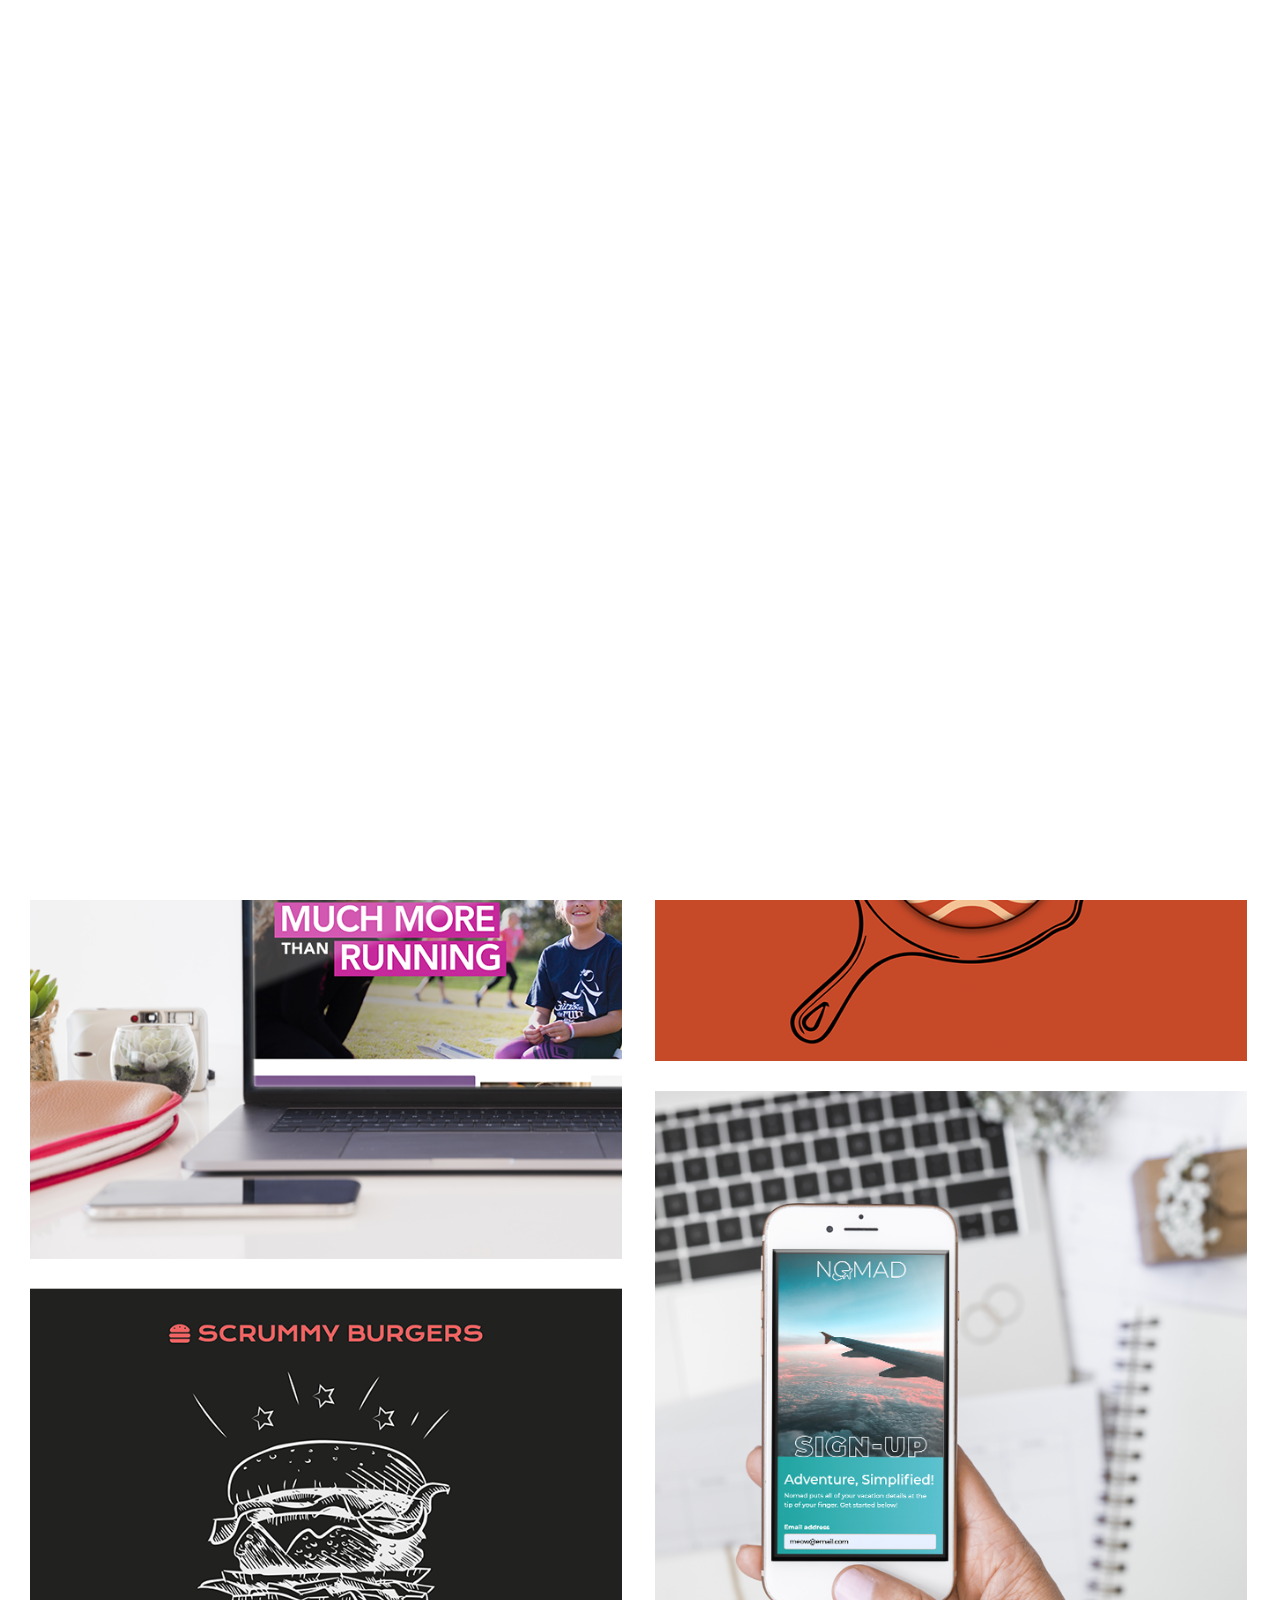
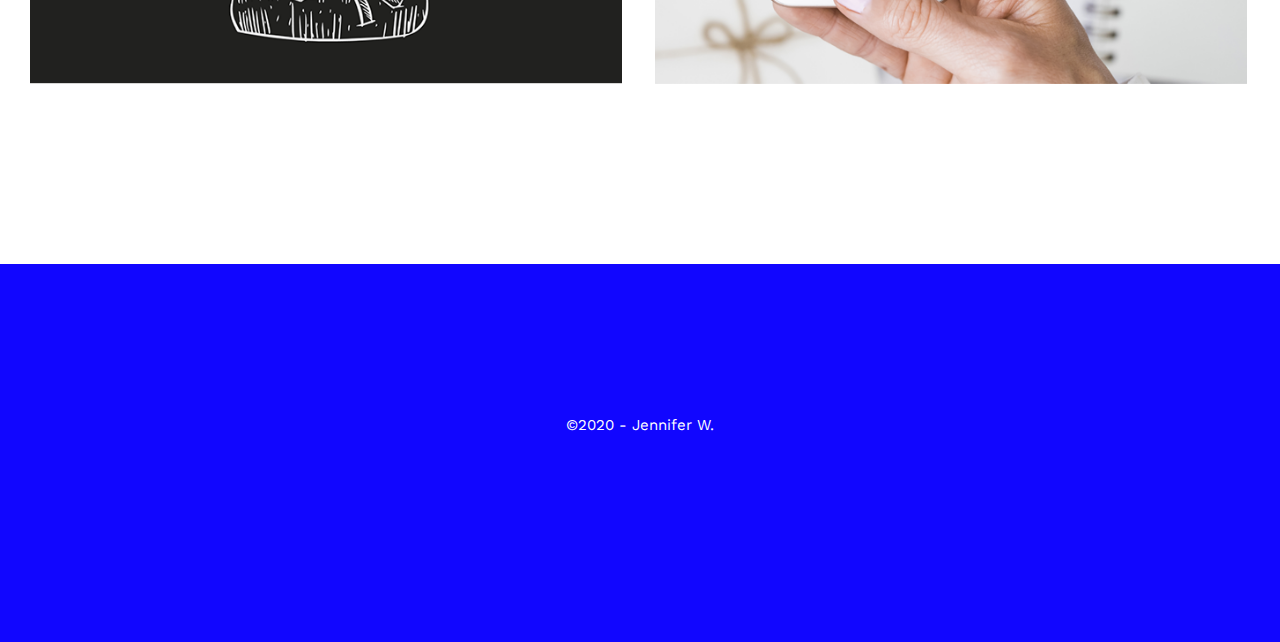
<file: index.html>
<!DOCTYPE html>
<html lang="en">
<head>
	<meta charset="utf-8">
	<meta name="viewport" content="width=device-width, initial-scale=1.0, user-scalable = no">
	<meta name="apple-mobile-web-app-capable" content="yes" />

	<title>Dev & Design Portfolio</title>
	
	<!-- Favicon -->	
	<link rel="apple-touch-icon" sizes="180x180" href="/apple-touch-icon.png">
	<link rel="icon" type="image/png" sizes="32x32" href="/favicon-32x32.png">
	<link rel="icon" type="image/png" sizes="16x16" href="/favicon-16x16.png">

	<!-- Fonts -->
	<link href='//fonts.googleapis.com/css?family=Lora:400,400italic,700%7CWork+Sans:200,400,300,500' rel='stylesheet' type='text/css'>
	<link rel="stylesheet" href="https://use.fontawesome.com/releases/v5.8.1/css/all.css" integrity="sha384-50oBUHEmvpQ+1lW4y57PTFmhCaXp0ML5d60M1M7uH2+nqUivzIebhndOJK28anvf" crossorigin="anonymous"/>

	<!-- Main styles -->
	<link rel="stylesheet" href="css/bootstrap.css">
	<link rel="stylesheet" href="css/style.css">
</head>

<body class="portfolio-page fltrs-fx-fade fltrs-scale" data-page="portfolio">
	<!-- Preloader -->
	<div id="preloader">
		<span class="preloader-ani"></span>
	</div>

	<div id="wrapper">
		<!-- Head, logo & navigation -->
		<header id="header" class="container-fluid">
			<div class="container">
				<nav class="navbar">
					<div class="navbar-header">
						<button aria-controls="navbar" aria-expanded="false" data-target="#navbar" data-toggle="collapse" class="navbar-toggle collapsed" type="button"><span></span></button>
						<!-- Logo -->
						<div class="logo">
							<a href="index.html"><img srcset="images/logo@2x.png 2x" src="images/logo.png" width="143" height="45" alt="Jennifer"></a>
						</div>
					</div>
					<!-- Main navigation -->
					<div class="collapse navbar-collapse" id="navbar">
						<ul class="nav navbar-nav">
							<li class="active">
								<a href="index.html" data-title="Work" data-subtitle="Latest projects">Work</a>
							</li>
							<li>
								<a href="about.html" data-title="About" data-subtitle="A few factoids about me">About</a>
							</li>
							<li>
								<a href="contact.html" data-title="Hello" data-subtitle="Hi there!">Contact</a>
							</li>
						</ul>
					</div>
				</nav> <!-- ./Main navigation -->
			</div>
		</header>

		<!-- Main content -->
		<div class="main-container">
			<main id="main" class="portfolio-page">
				<!-- Page head/intro title & subtitle -->
				<div class="container heading-section">
					<div class="intro big-heading parallax col-sm-12">
						<h1>Welcome</h1>
						<p>Glad you're here! Below, you'll find a sampling of <br class="nobr">some of my coding and design projects.</p>
						<p><em>This site is under construction</em> <i class="fas fa-pencil-ruler"></i></p>
					</div>
				</div>
				<!-- ./Page head/intro title & subtitle -->

				<span id="prtfl-anchor" class="container go"></span>
				<div class="container portfolio-grid">
					<div class="row">
						<div class="col-sm-6">
							<a class="fltrs-trggr go" href="#prtfl-anchor">
								<div class="filters-icon">
						            <div class="icn-wrapper">
						                <i class="eyecon"></i>
						                <svg xmlns="http://www.w3.org/2000/svg" version="1.1" viewBox="0 0 16 16">
						                    <circle cx="8" cy="8" r="6.215" transform="rotate(90 8 8)"></circle>
						                </svg>
						            </div>
						        </div>
							</a>
						</div>
						<ul class="filter-nav">
							<!-- you can setup your filter categories in a very easy way -->
							<!-- just by adding 'data-filter' and your category as value -->
							<!-- for example: -->
							<!-- data-filter="branding" -->
							<li class="active"><a href="#prtfl-anchor" data-filter="all">All</a></li>
							<li><a href="#prtfl-anchor" data-filter="branding">Branding</a></li>
							<li><a href="#prtfl-anchor" data-filter="illustration">Illustration</a></li>
							<li><a href="#prtfl-anchor" data-filter="motion">Motion</a></li>
							<li><a href="#prtfl-anchor" data-filter="photography">Photography</a></li>
							<li><a href="#" data-filter="web">Web</a></li>
						</ul>
					</div>
					<!-- Set here the columns number: 'cols-2' is the default value -->
					<div class="js-ajax-holder projects cols-2">
						<div class="row portfolio-list js-ajax-container">
							<!-- 'data-filter' attributes allow you to join the item with the category -->
							<!-- this category must be the same that previously within 'filter-nav' -->
							<div class="img-holder prjct-item" data-filter="web-design">
								<a href="single-project-assistant.html">
									<img src="images/gotr-website.png" alt="GOTR website screenshot" class="img-responsive" width="672" height="672">
									<span class="caption">GOTR Website Redesign<span>— web design</span></span>
								</a>
							</div>
							<div class="img-holder prjct-item" data-filter="web-design">
								<a href="single-project.html">
									<img src="images/bacon-btn.png" alt="bacon button image" class="img-responsive" width="672" height="448">
									<span class="caption">Bacon Button (Project)<span>— coding</span></span>
								</a>
							</div>
							<div class="img-holder prjct-item" data-filter="branding">
								<a href="single-project-titelles.html">
									<img src="images/nomad-img.png" alt="Nomad app" class="img-responsive" width="672" height="672">
									<span class="caption">Nomad Application (Project)<span>— coding</span></span>
								</a>
							</div>
							<div class="img-holder prjct-item" data-filter="coding">
								<a href="single-project-field.html">
									<img src="images/burger.png" alt="burger image" class="img-responsive" width="672" height="448">
									<span class="caption">Burger Logger<span>— coding</span></span>
								</a>
							</div>
							
						</div> <!-- end container div -->
					</div>
				</div>

			<!-- Footer area -->
			<footer id="footer">
				<div class="container">
					<div class="row justify-content-center">
						<div class="col-md-12 text-center">
							<p>&copy;2020 - Jennifer W.</p>
							<ul class="list-inline social-networks">
								<li><a href="https://www.linkedin.com/in/jennifer-walason/"><i class="fab fa-linkedin-in"></i></a></li>
								<li><a href="https://github.com/Puppyburp"><i class="fab fa-github"></i></a></li>
							</ul>
						</div>
					</div>
				</div>
			</footer>
			<!-- ./Footer area -->
		</div>
		<!-- ./main-container -->

		<!-- Overlays and menu hover titles -->
		<div id="fltrs-overlay"></div>
		<div id="overlay"></div>
		<div id="page-title">
			<span class="title"></span>
			<span class="subtitle"></span>
		</div>

	</div>
	<!-- #/wrapper -->

	<!-- Main scripts -->
	<script src="js/vendor/jquery.js"></script>
	<script src="js/main.js"></script>
	<script src="js/plugins.js"></script>
	<script src="js/bootstrap.js"></script>
	
</body>
</html>
</file>
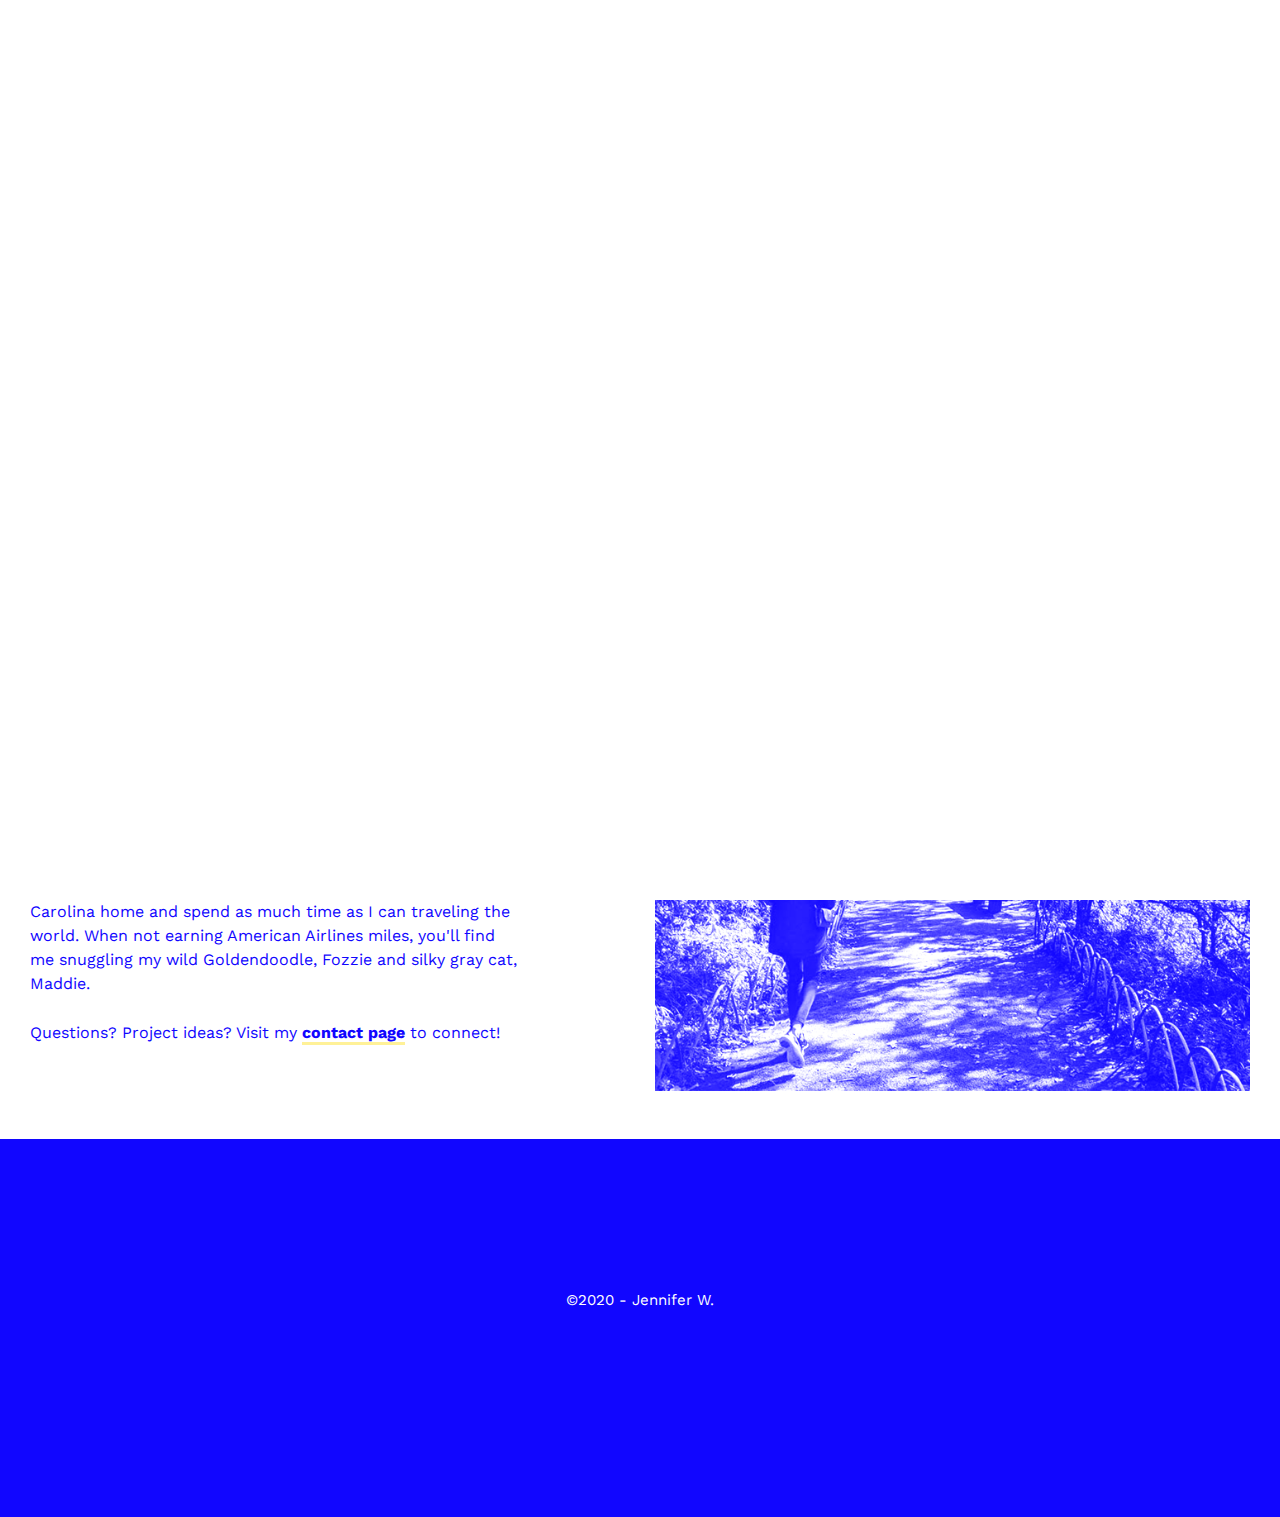
<file: about.html>
<!DOCTYPE html>
<html lang="en">
<head>
	<meta charset="utf-8">
	<meta name="viewport" content="width=device-width, initial-scale=1.0, user-scalable = no">
	<meta name="apple-mobile-web-app-capable" content="yes" />

	<title>About Page</title>

	<!-- Favicon -->	
	<link rel="apple-touch-icon-precomposed" sizes="144x144" href="apple-touch-icon-144x144.png" />
	<link rel="apple-touch-icon-precomposed" sizes="152x152" href="apple-touch-icon-152x152.png" />
	<link rel="icon" type="image/png" href="favicon-32x32.png" sizes="32x32" />
	<link rel="icon" type="image/png" href="favicon-16x16.png" sizes="16x16" />

	<!-- Google Fonts -->
	<link href='//fonts.googleapis.com/css?family=Lora:400,400italic,700%7CWork+Sans:200,400,300,500' rel='stylesheet' type='text/css'>
	<link rel="stylesheet" href="https://use.fontawesome.com/releases/v5.8.1/css/all.css" integrity="sha384-50oBUHEmvpQ+1lW4y57PTFmhCaXp0ML5d60M1M7uH2+nqUivzIebhndOJK28anvf" crossorigin="anonymous"/>
	<!-- Main styles -->
	<link rel="stylesheet" href="css/bootstrap.css">
	<link rel="stylesheet" href="css/style.css">
</head>
<body class="about" data-page="regular">
	<!-- Preloader -->
	<div id="preloader">
		<span class="preloader-ani"></span>
	</div>

	<div id="wrapper">
		<!-- Head, logo & navigation -->
		<header id="header" class="container-fluid">
			<div class="container">
				<nav class="navbar">
					<div class="navbar-header">
						<button aria-controls="navbar" aria-expanded="false" data-target="#navbar" data-toggle="collapse" class="navbar-toggle collapsed" type="button"><span></span></button>
						<!-- Logo -->
						<div class="logo">
							<a href="index.html"><img srcset="images/logo@2x.png 2x" src="images/logo.png" width="143" height="45" alt="Jennifer"></a>
						</div>
					</div>
					<!-- Main navigation -->
					<div class="collapse navbar-collapse" id="navbar">
						<ul class="nav navbar-nav">
							<li class="active">
								<a href="index.html" data-title="Work" data-subtitle="Latest projects">Work</a>
							</li>
							<li>
								<a href="about.html" data-title="About" data-subtitle="A few factoids about me">About</a>
							</li>
							<li>
								<a href="contact.html" data-title="Hello" data-subtitle="Hi there!">Contact</a>
							</li>
						</ul>
					</div>
				</nav> <!-- ./Main navigation -->
			</div>
		</header>
	
		<!-- Main content -->
		<main id="main">
			<!-- Page head/intro title & subtitle -->
			<div class="container heading-section parallax">
				<div class="intro big-heading col-sm-12">
					<h1>Designer. Developer. <br class="nobr">Big picture thinker.</h1>
					<p>Learn more below</p>
				</div>
			</div>

			<!-- Page body/contents -->
			<div class="container highlight">
				<div class="row about-row">
					<div class="col-lg-5 col-sm-12">
						<p class="text-bigger alt-font">Hi! I’m Jennifer - a Senior Graphic Designer and moonlighting Web Developer for Girls on the Run International in Charlotte, North Carolina.
						<p class="">My <a class="underline" href="/images/jlw-resume.pdf">resume</a> will provide more on my technical skills.</p>
						<p class="">I grew up in Rhode Island and have also had the pleasure of living in New York City and Connecticut. I currently call North Carolina home and spend as much time as I can traveling the world. When not earning American Airlines miles, you'll find me snuggling my wild Goldendoodle, Fozzie and silky gray cat, Maddie.</p>
						<p class="mar-top-xs">Questions? Project ideas? Visit my <a class="underline" href="contact.html">contact page</a> to connect!</p>
					</div>
					<div class="col-lg-6 col-sm-12 col-lg-offset-1">
						<div class="row">
							<img class="img-responsive full-width-img lazy col-sm-12" src="images/walk.png" alt="Studio">
						</div>
						</div>
					</div>
				</div>

			<!-- Footer area -->
			<footer id="footer">
				<div class="container">
					<div class="row justify-content-center">
						<div class="col-md-12 text-center">
							<p>&copy;2020 - Jennifer W.</p>
							<ul class="list-inline social-networks">
								<li><a href="https://www.linkedin.com/in/jennifer-walason/"><i class="fab fa-linkedin-in"></i></a></li>
								<li><a href="https://github.com/Puppyburp"><i class="fab fa-github"></i></a></li>
							</ul>
						</div>
					</div>
				</div>
			</footer>
			<!-- ./Footer area -->

		<!-- Overlays and menu hover titles -->
		<div id="fltrs-overlay"></div>
		<div id="overlay"></div>
		<div id="page-title">
			<span class="title"></span>
			<span class="subtitle"></span>
		</div>
	</div>
	<!-- #/wrapper -->

	<!-- Main scripts -->
	<script src="js/vendor/jquery.js"></script>
	<script src="js/main.js"></script>
	<script src="js/plugins.js"></script>
	<script src="js/bootstrap.js"></script>

</body>
</html>
</file>
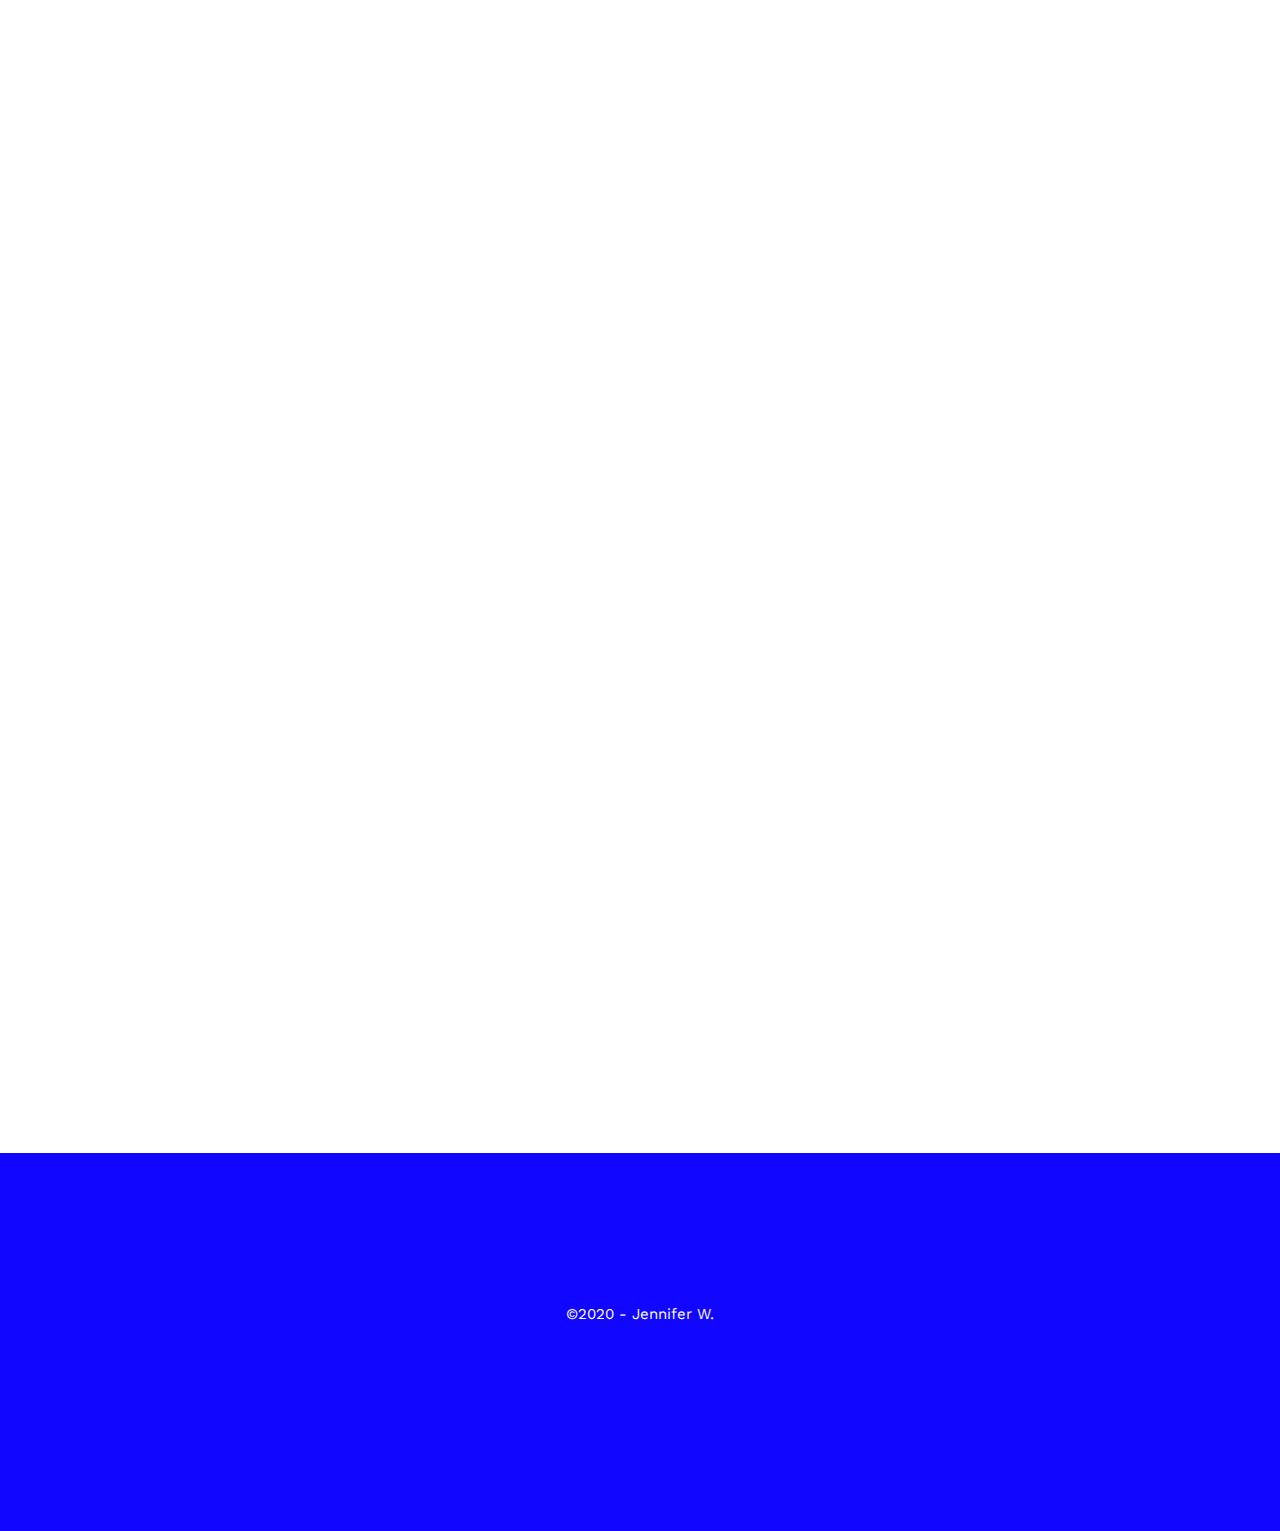
<file: contact.html>
<!DOCTYPE html>
<html lang="en">

<head>
	<meta charset="utf-8">
	<meta name="viewport" content="width=device-width, initial-scale=1.0, user-scalable = no">
	<meta name="apple-mobile-web-app-capable" content="yes" />

	<title>Contact Page</title>

	<!-- Favicon -->
	<link rel="apple-touch-icon-precomposed" sizes="144x144" href="apple-touch-icon-144x144.png" />
	<link rel="apple-touch-icon-precomposed" sizes="152x152" href="apple-touch-icon-152x152.png" />
	<link rel="icon" type="image/png" href="favicon-32x32.png" sizes="32x32" />
	<link rel="icon" type="image/png" href="favicon-16x16.png" sizes="16x16" />

	<!-- Google Fonts -->
	<link href='//fonts.googleapis.com/css?family=Lora:400,400italic,700%7CWork+Sans:200,400,300,500' rel='stylesheet'
		type='text/css'>
		<link rel="stylesheet" href="https://use.fontawesome.com/releases/v5.8.1/css/all.css" integrity="sha384-50oBUHEmvpQ+1lW4y57PTFmhCaXp0ML5d60M1M7uH2+nqUivzIebhndOJK28anvf" crossorigin="anonymous"/>
	<!-- Main styles -->
	<link rel="stylesheet" href="css/bootstrap.css">
	<link rel="stylesheet" href="css/style.css">
</head>

<body class="contact-page" data-page="regular">
	<!-- Preloader -->
	<div id="preloader">
		<span class="preloader-ani"></span>
	</div>

	<div id="wrapper">
		<!-- Head, logo & navigation -->
		<header id="header" class="container-fluid">
			<div class="container">
				<nav class="navbar">
					<div class="navbar-header">
						<button aria-controls="navbar" aria-expanded="false" data-target="#navbar" data-toggle="collapse"
							class="navbar-toggle collapsed" type="button"><span></span></button>
						<!-- Logo -->
						<div class="logo">
							<a href="index.html"><img srcset="images/logo@2x.png 2x" src="images/logo.png" width="143" height="45"
									alt="Jennifer"></a>
						</div>
					</div>
					<!-- Main navigation -->
					<div class="collapse navbar-collapse" id="navbar">
						<ul class="nav navbar-nav">
							<li class="active">
								<a href="index.html" data-title="Work" data-subtitle="Latest projects">Work</a>
							</li>
							<li>
								<a href="about.html" data-title="About" data-subtitle="A few factoids about me">About</a>
							</li>
							<li>
								<a href="contact.html" data-title="Hello" data-subtitle="Hi there!">Contact</a>
							</li>
						</ul>
					</div>
				</nav> <!-- ./Main navigation -->
			</div>
		</header>

		<!-- Main content -->
		<main id="main">
			<!-- Page head/intro title & subtitle -->
			<div class="container mar-btm-md">
				<div class="intro col-md-6 col-md-offset-6">
					<p>Let's connect! Submit your information below and I'll be in touch as soon as possible.</p>
				</div>
			</div>

			<!-- Contact form -->
			<div class="container contact-form mar-btm-xlg">
				<div class="row">
					<div class="col-md-6 col-md-offset-6">
						<form class="validate-form">
							<div class="row">
								<div class="input-row col-md-6">
									<label for="name">Name</label>
									<input type="text" class="form-control required-field" id="name" placeholder="Name" required>
								</div>
								<div class="input-row col-md-6">
									<label for="mail">Email address</label>
									<input type="email" class="form-control required-email" id="mail" placeholder="Email" required>
								</div>
							</div>
							<div class="row">
								<div class="input-row col-md-6">
									<label for="phone">Phone</label>
									<input type="tel" class="form-control required-number" id="phone" placeholder="Phone Number" required>
								</div>
								<div class="input-row col-md-6">
									<label for="topic">Topic</label>
									<select id="topic" class="form-control required-select">
										<option>Select</option>
										<option>Project in process</option>
										<option>New Project</option>
										<option>General Queries</option>
										<option>Say Hello</option>
									</select>
								</div>
							</div>
							<div class="row">
								<div class="input-row col-md-12">
									<label for="message">Comment</label>
									<textarea id="message" cols="30" rows="10" placeholder="Say Hello!"
										class="form-control required-field" required></textarea>
								</div>
								<div id="submit-btn">
									<input type="submit" value="send">
									<i class="arrow right-arrow"></i>
								</div>
							</div>
						</form>
						<small id="msg-submit-form" class="form-success hidde">I'll be in touch as soon as possible. Thank
							you!</small>
					</div>
				</div>
			</div>
			<!-- ./Contact form -->

			<!-- #/main content area -->

			<!-- Footer area -->
			<footer id="footer">
				<div class="container">
					<div class="row justify-content-center">
						<div class="col-md-12 text-center">
							<p>&copy;2020 - Jennifer W.</p>
							<ul class="list-inline social-networks">
								<li><a href="https://www.linkedin.com/in/jennifer-walason/"><i class="fab fa-linkedin-in"></i></a></li>
								<li><a href="https://github.com/Puppyburp"><i class="fab fa-github"></i></a></li>
							</ul>
						</div>
					</div>
				</div>
			</footer>
			<!-- ./Footer area -->

			<!-- Overlays and menu hover titles -->
			<div id="fltrs-overlay"></div>
			<div id="overlay"></div>
			<div id="page-title">
				<span class="title"></span>
				<span class="subtitle"></span>
			</div>
	</div>
	<!-- #/wrapper -->

	<!-- Main scripts -->
	<script src="js/vendor/jquery.js"></script>
	<script src="js/main.js"></script>
	<script src="js/plugins.js"></script>
	<script src="js/bootstrap.js"></script>

</body>

</html>
</file>
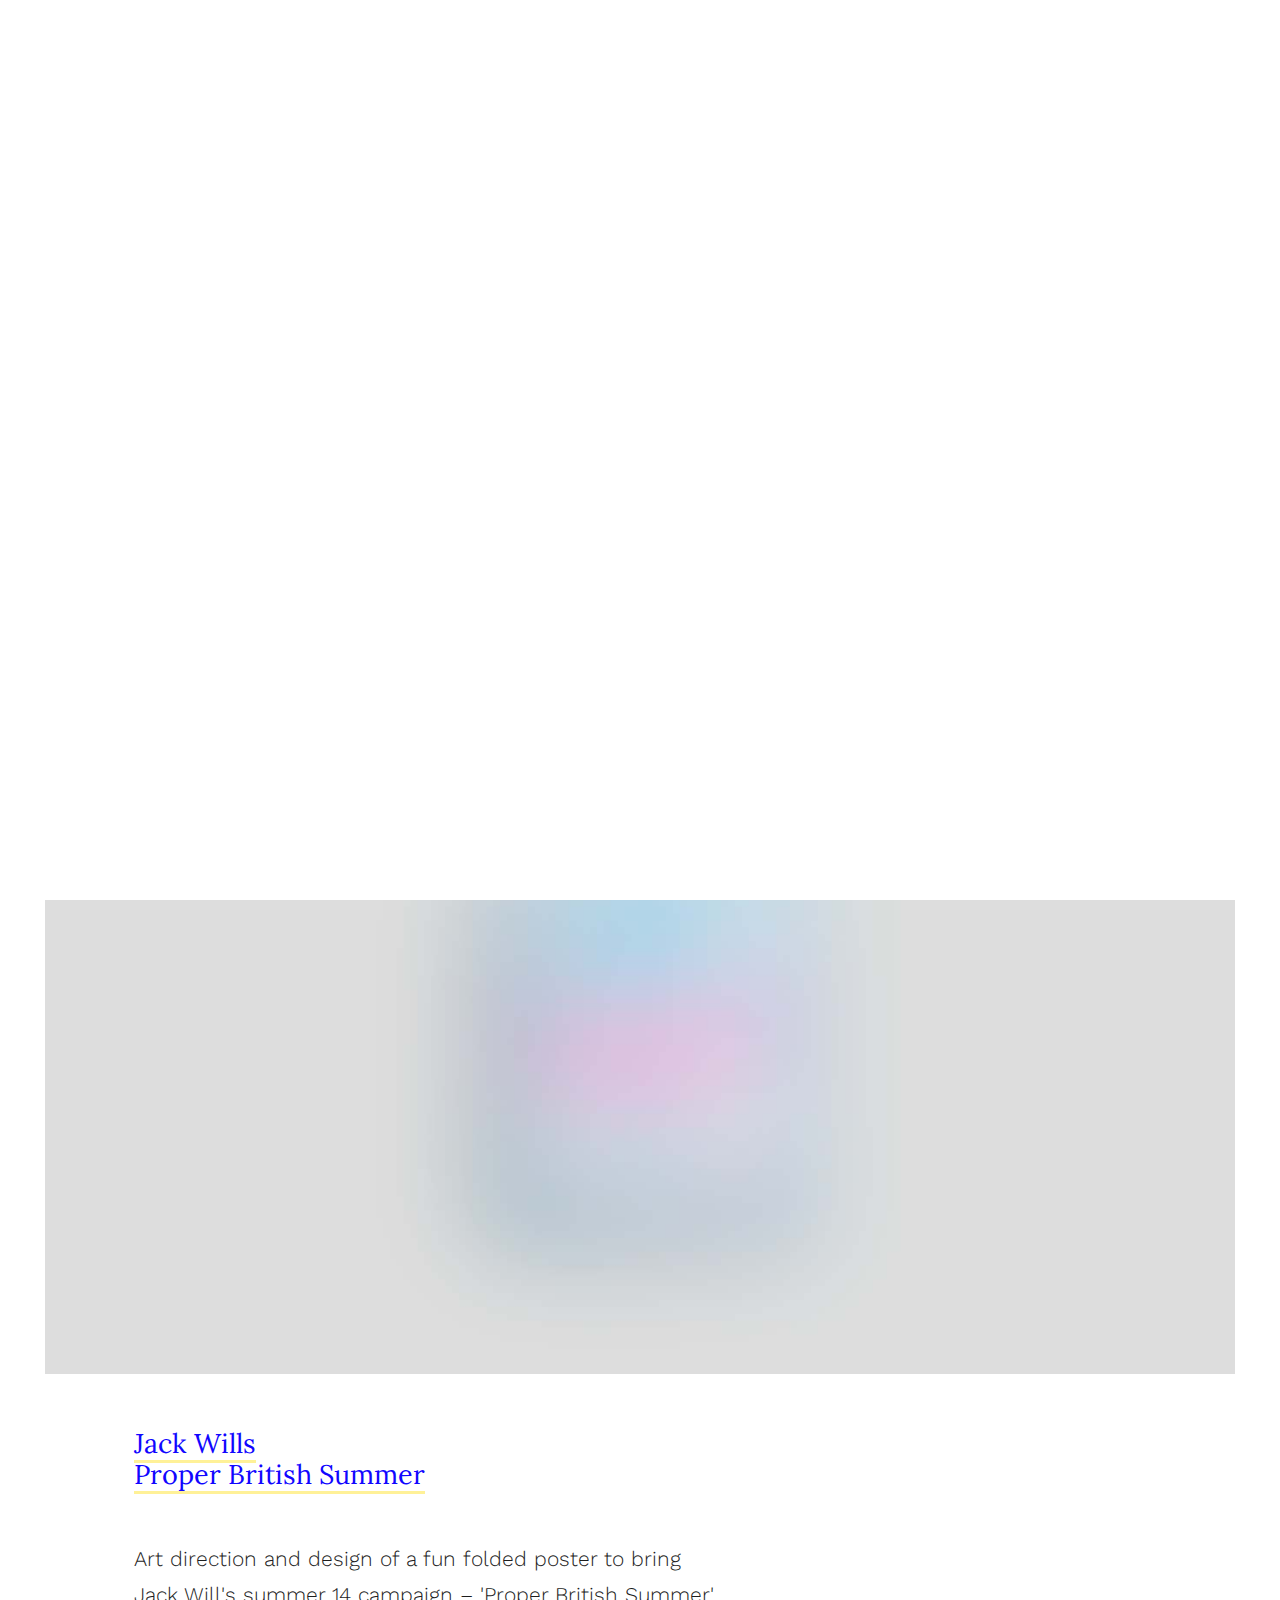
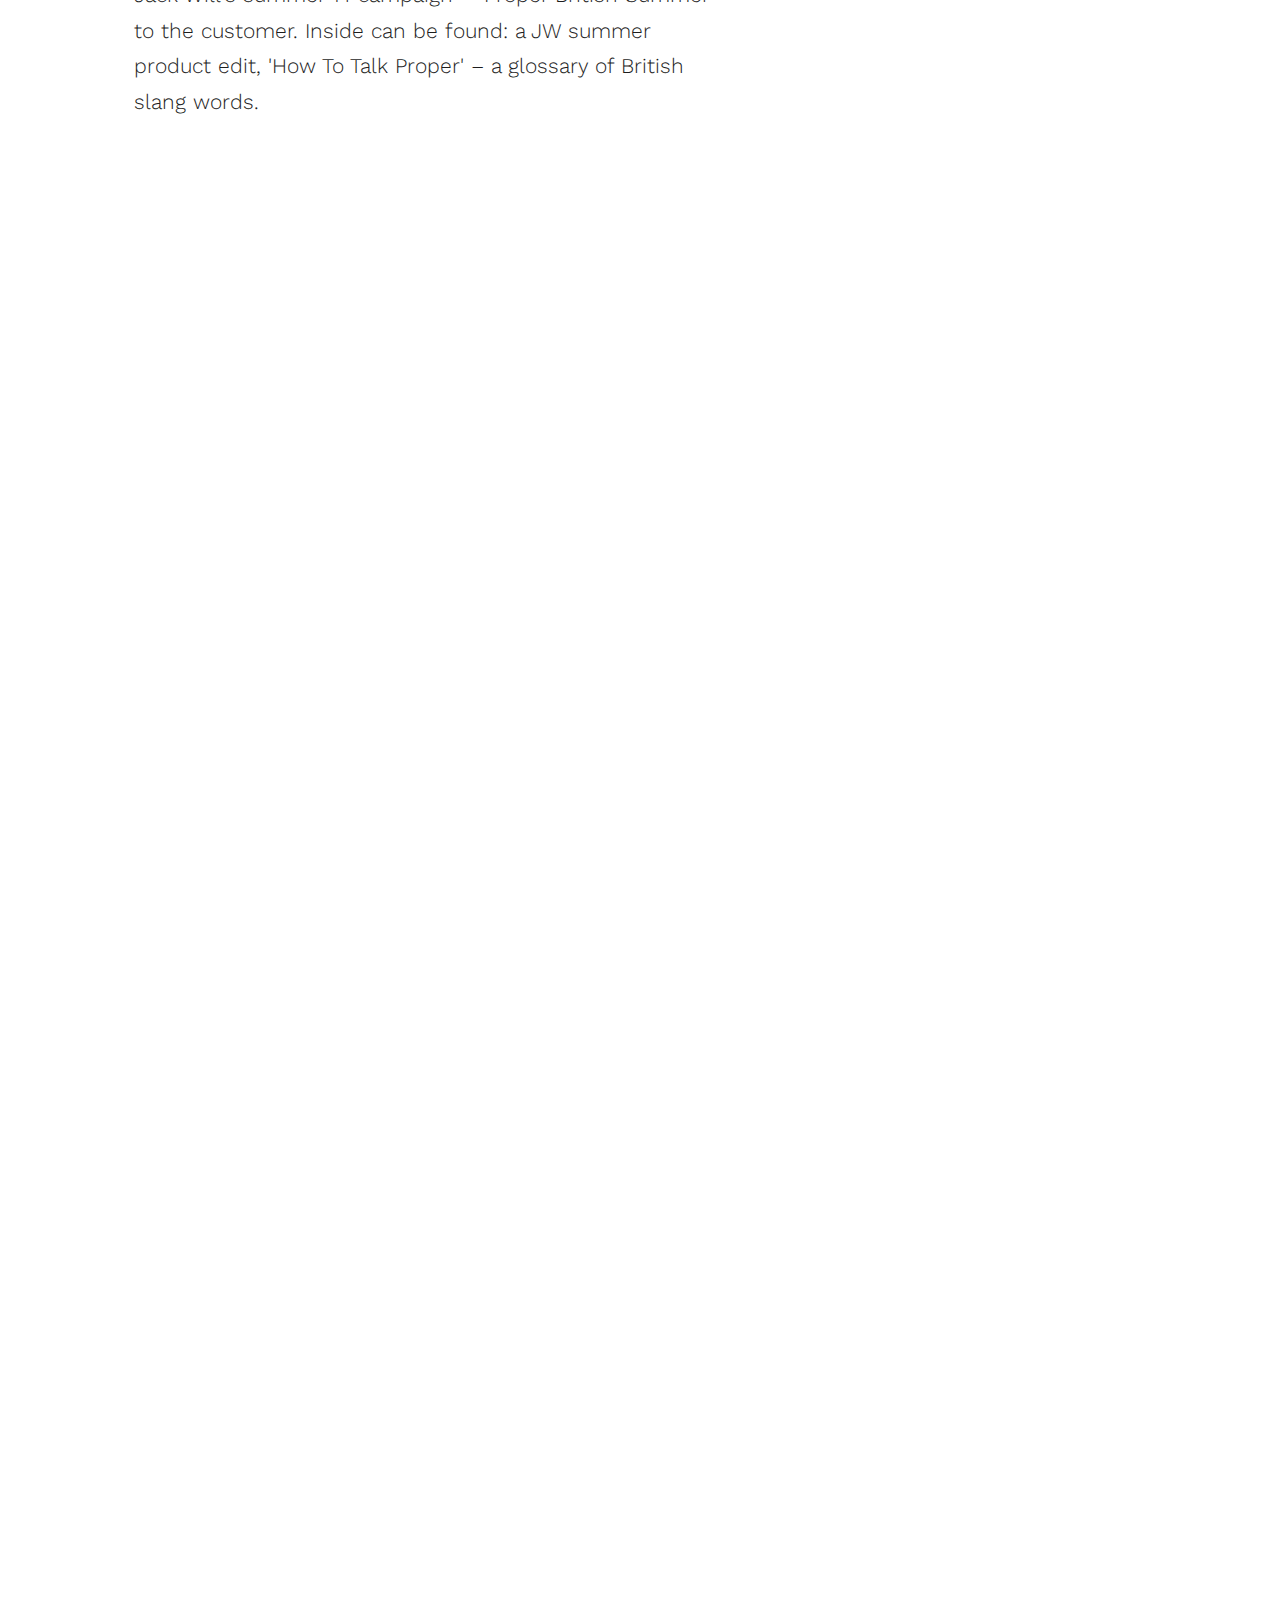
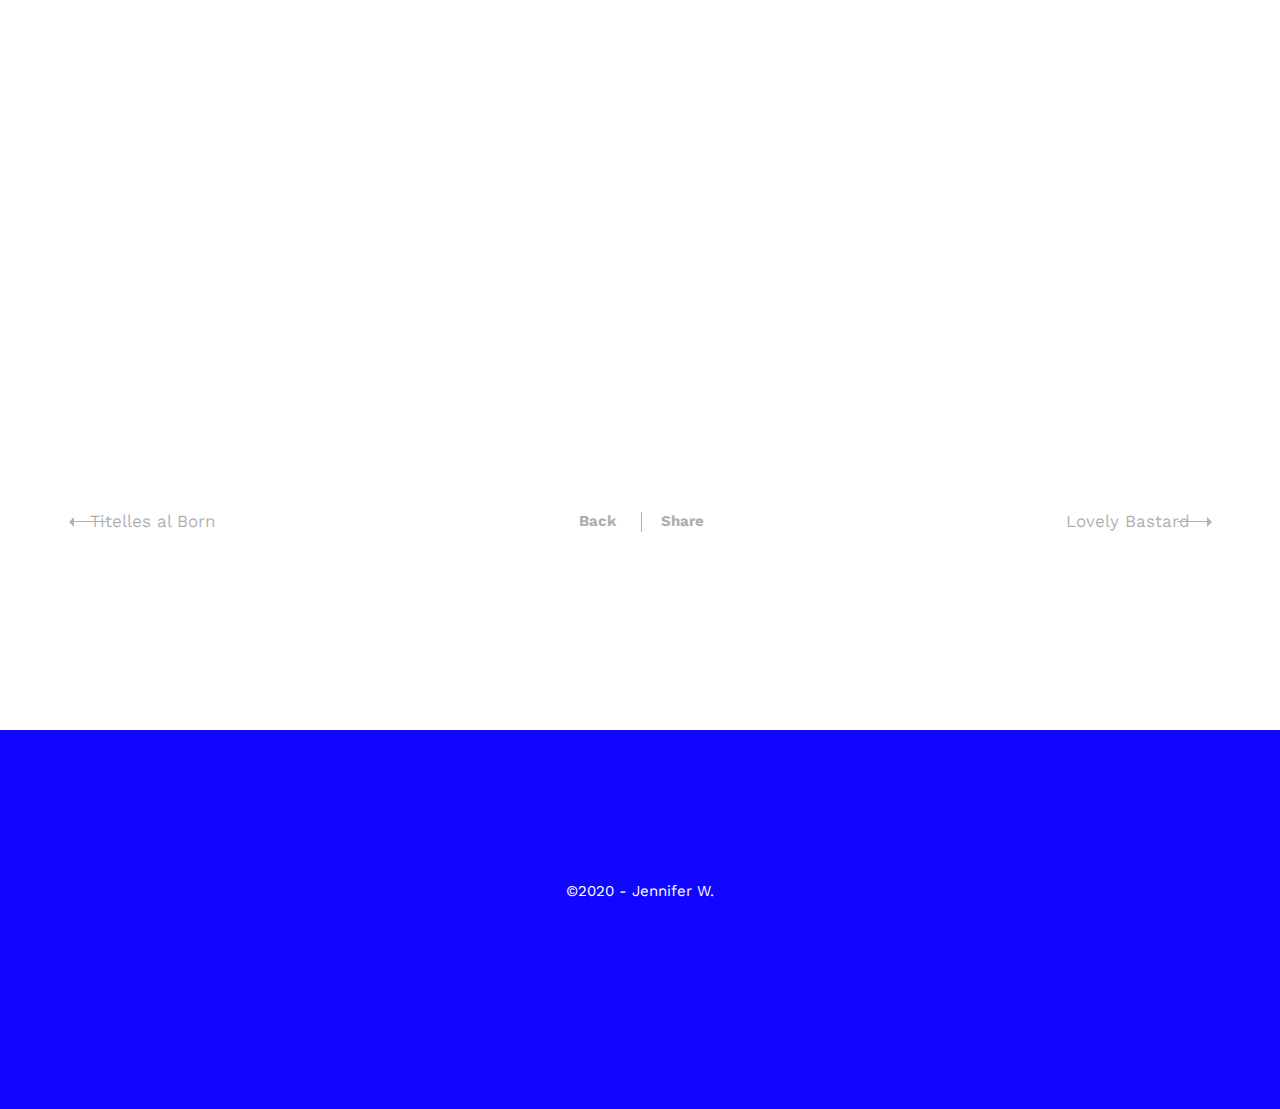
<file: project-page.html>
<!DOCTYPE html>
<html lang="en">
<head>
	<meta charset="utf-8">
	<meta name="viewport" content="width=device-width, initial-scale=1.0, user-scalable = no">
	<meta name="apple-mobile-web-app-capable" content="yes" />

	<title>Page</title>
	
	<!-- Favicon -->	
	<link rel="apple-touch-icon" sizes="180x180" href="/apple-touch-icon.png">
	<link rel="icon" type="image/png" sizes="32x32" href="/favicon-32x32.png">
	<link rel="icon" type="image/png" sizes="16x16" href="/favicon-16x16.png">

	<!-- Fonts -->
	<link href='//fonts.googleapis.com/css?family=Lora:400,400italic,700%7CWork+Sans:200,400,300,500' rel='stylesheet' type='text/css'>
	<link rel="stylesheet" href="https://use.fontawesome.com/releases/v5.8.1/css/all.css" integrity="sha384-50oBUHEmvpQ+1lW4y57PTFmhCaXp0ML5d60M1M7uH2+nqUivzIebhndOJK28anvf" crossorigin="anonymous"/>
	<!-- Main styles -->
	<link rel="stylesheet" href="css/bootstrap.css">
	<link rel="stylesheet" href="css/style.css">
</head>
<body class="portfolio-single" data-page="singleProjectPage">
	<!-- Preloader -->
	<div id="preloader">
		<span class="preloader-ani"></span>
	</div>

	<div id="wrapper">
		<!-- Head, logo & navigation -->
		<header id="header" class="container-fluid">
			<div class="container">
				<nav class="navbar">
					<div class="navbar-header">
						<button aria-controls="navbar" aria-expanded="false" data-target="#navbar" data-toggle="collapse" class="navbar-toggle collapsed" type="button"><span></span></button>
						<!-- Logo -->
						<div class="logo">
							<!-- When you will add your own logo, make sure to add your logo´s width and height sizes -->
							<!-- Adding retina/HDPi support is so easy as adding a double sized image within the srcset attribute with the '2x' descriptor. -->
							<!-- The src attribute will display the regular size logo -->
							<a href="index.html"><img srcset="images/logo@2x.png 2x" src="images/logo.png" width="27" height="45" alt="Büro — design atelier"></a>
						</div>
					</div>
					<!-- Main navigation -->
					<div class="collapse navbar-collapse" id="navbar">
						<ul class="nav navbar-nav">
							<li class="active">
								<a href="index.html" data-title="Work" data-subtitle="Latest projects">Work</a>
								<ul class="dropdown-menu" role="menu">
									<li><a href="index.html" title="Portfolio page with 2 columns project grid">2 Columns</a></li>
									<li><a href="index-col-03.html" title="Portfolio page with 3 columns project grid">3 Columns</a></li>
									<li><a href="index-col-04.html" title="Portfolio right sided heading">4 Columns</a></li>
								</ul>
							</li>
							<li>
								<a href="about-agency.html" data-title="Büro" data-subtitle="The Agency">About</a>
								<ul class="dropdown-menu" role="menu">
									<li><a href="about.html">Studio</a></li>
									<li><a href="about-studio-alternative.html">Studio alt</a></li>
								</ul>
							</li>
							<li>
								<a href="blog.html" data-title="News" data-subtitle="Read our Blog">News</a>
								<ul class="dropdown-menu" role="menu">
									<li><a href="single-post.html">Single post</a></li>
									<li><a href="single-post-alt.html">Single post alt</a></li>
									<li><a href="single-post-left-sidebar.html">Left sidebar</a></li>
									<li><a href="single-post-right-sidebar.html">Right sidebar</a></li>
								</ul>
							</li>
							<li>
								<a href="contact.html" data-title="Hello" data-subtitle="We love to say hola">Contact</a>
							</li>
						</ul>
					</div>
				</nav> <!-- ./Main navigation -->
			</div>
		</header>

		<!-- Main content -->
		<main id="main">
			<!-- Page head/intro title & subtitle -->
			<div class="container heading-section">
				<div class="intro big-heading parallax col-sm-12">
					<h1>Jack Wills</h1>
					<p class="feat-text">Proper British Summer</p>
					<ul class="list-inline meta-cats">
						<li><a href="#">Identity</a></li>
					</ul>
				</div>
			</div>

			<div class="projects-section">				
				<!-- Project contents -->
				<div class="container">
					<div class="col-sm-12 media-container">
						<img src="images/projects/project-05/pr05-img-01.jpg" data-src="images/projects/project-05/pr05-img-01.jpg" height="600" width="900" alt="image description" title="image title" class="img-responsive lazy">
					</div>
					<div class="row mar-btm-md">
						<div class="col-sm-9 col-md-6 col-sm-offset-1 mar-top-xs">
							<h3 class="highlight underline">Jack Wills</h3>
							<h3 class="highlight underline">Proper British Summer</h3>
							<p class="text-bigger mar-top-sm">Art direction and design of a fun folded poster to bring Jack Will's summer 14 campaign – 'Proper British Summer' to the customer. Inside can be found: a JW summer product edit, 'How To Talk Proper' – a glossary of British slang words.</p>
						</div>
					</div>
					<div class="row">
						<div class="col-sm-6 mar-top-md media-container">
							<img src="images/projects/project-05/pr05-img-02.jpg" height="948" width="690" alt="image description" class="img-responsive lazy">
						</div>
						<div class="col-sm-4 col-sm-offset-1 mar-top-xs media-container">
							<img src="images/projects/project-05/pr05-img-03.jpg" height="540" width="663" alt="image description" class="img-responsive lazy">
						</div>
						<div class="col-sm-6 media-container">
							<img src="images/projects/project-05/pr05-img-04.jpg" height="540" width="663" alt="image description" class="img-responsive lazy">
						</div>
						<div class="col-sm-6 mar-top-xs media-container">
							<img src="images/projects/project-05/pr05-img-05.jpg" height="540" width="663" alt="image description" class="img-responsive lazy">
						</div>
						<div class="col-sm-4 col-sm-offset-1 mar-top-md media-container">
							<img src="images/projects/project-05/pr05-img-06.jpg" height="540" width="663" alt="image description" class="img-responsive lazy">
						</div>
					</div>
				</div>
			</div>
			<!-- ./Project contents -->

			<!-- Pagination & action buttons -->
			<div class="container link-area">
				<div class="row links-section">
					<div class="col-sm-4 col-xs-12 col-sm-push-4 clearfix text-center">
						<ul class="list-inline links-holder">
							<li><a href="index.html">Back</a></li>
							<li>
								<a href="#" data-toggle="modal" data-target="#myModal">Share</a>
							</li>
						</ul>
					</div>
					<div class="pag pag-prev col-sm-4 col-xs-6 col-sm-pull-4">
						<a href="single-project-titelles.html" class="link prev-post">
							<span class="arrow left-arrow"></span>Titelles al Born
						</a>
					</div>
					<div class="pag pag-next col-sm-4 col-xs-6 text-right">
						<a href="single-project-lovely.html" class="link add next-post">Lovely Bastard
							<span class="arrow right-arrow"></span>
						</a>
					</div>
				</div>
			</div>
			<!-- ./Pagination & action buttons -->

			<!-- Go top button/arrow -->
			<a href="#wrapper" class="btn-top go js-link"><i class="arrow right-arrow"></i></a>

		</main>

			<!-- Footer area -->
			<footer id="footer">
				<div class="container">
					<div class="row justify-content-center">
						<div class="col-md-12 text-center">
							<p>&copy;2020 - Jennifer W.</p>
							<ul class="list-inline social-networks">
								<li><a href="https://www.linkedin.com/in/jennifer-walason/"><i class="fab fa-linkedin-in"></i></a></li>
								<li><a href="https://github.com/Puppyburp"><i class="fab fa-github"></i></a></li>
							</ul>
						</div>
					</div>
				</div>
			</footer>
			<!-- ./Footer area -->

		<div id="overlay"></div>
		<div id="page-title">
			<span class="title"></span>
			<span class="subtitle"></span>
		</div>
		
		<!-- social modal box -->
		<div class="modal fade" id="myModal" tabindex="-1" role="dialog" aria-hidden="true">
			<div class="modal-dialog">
				<div class="modal-content">
					<div class="modal-body">
						<ul class="list-inline social-networks text-center">
							<li><a target="_blank" href="https://twitter.com/intent/tweet?status=Check%20this%20out!%20-%20+https://heythemers.com/templates/buro/buro-google/single-project.html"><span class="fa fa-twitter"></span><span class="social-title">Twitter</span></a></li>
							<li><a target="_blank" href="https://www.facebook.com/sharer.php?u=https://heythemers.com/templates/buro/buro-google/single-project.html"><span class="fa fa-facebook"></span><span class="social-title">Facebook</span></a></li>
							<li><a target="_blank" href="https://pinterest.com/pin/create/button/?url=https://heythemers.com/templates/buro/buro-google/single-project.html"><span class="fa fa-pinterest"></span><span class="social-title">Pinterest</span></a></li>
							<li><a target="_blank" href="https://plus.google.com/share?url=https://heythemers.com/templates/buro/buro-google/single-project.html"><span class="fa fa-google-plus"></span><span class="social-title">G+</span></a></li>
							<li><a target="_blank" href="&#109;&#097;&#105;&#108;&#116;&#111;:&#104;&#101;&#121;&#064;&#100;&#101;&#109;&#111;&#046;&#099;&#111;&#109;"><span class="fa fa-envelope"></span><span class="social-title">Mail</span></a></li>
						</ul>
					</div>
				</div>
			</div>
		</div>
		<!-- ./social modal box -->

	</div>
	<!-- Main scripts -->
	<script src="js/vendor/jquery.js"></script>
	<script src="js/main.js"></script>
	<script src="js/plugins.js"></script>
	<script src="js/bootstrap.js"></script>
	<script>
		if (navigator.userAgent.match(/IEMobile\/10\.0/)) {
		  var msViewportStyle = document.createElement("style")
		  msViewportStyle.appendChild(
			document.createTextNode(
			  "@-ms-viewport{width:auto!important}"
			)
		  )
		  document.getElementsByTagName("head")[0].appendChild(msViewportStyle)
		}
	</script>

	<!-- Google Analytics -->
	<script>
	  (function(i,s,o,g,r,a,m){i['GoogleAnalyticsObject']=r;i[r]=i[r]||function(){
	  (i[r].q=i[r].q||[]).push(arguments)},i[r].l=1*new Date();a=s.createElement(o),
	  m=s.getElementsByTagName(o)[0];a.async=1;a.src=g;m.parentNode.insertBefore(a,m)
	  })(window,document,'script','//www.google-analytics.com/analytics.js','ga');

	  ga('create', 'UA-77120449-1', 'auto');
	  ga('send', 'pageview');
	</script>

</body>
</html>
</file>
<file: css/style.css>
* {font-size: 100.01%;}
html {font-size: 62.5%;height: 100%;}
body {
	min-width: 320px;
	font-size: 16px;
	line-height: 24px;
	font-weight: normal;
	-ms-overflow-style: scrollbar;
}
a [class^="icon-"],
a [class*=" icon-"] {text-decoration: none !important;}
a [class^="icon-"]:before,
a [class*=" icon-"]:before {text-decoration: none !important;}
p > a,
p > a:focus,
p > a:visited,
ul li > a {
	display: inline-block;
	position: relative;
	font-weight: bold;
}
.heading-holder a,
#footer ul li > a { font-weight: normal; }

a,
a:visited,
i {
    text-decoration: none;
    cursor: pointer;
    outline: none;
    -webkit-transition: all 0.2s ease-out;
       -moz-transition: all 0.2s ease-out;
        -ms-transition: all 0.2s ease-out;
         -o-transition: all 0.2s ease-out;
            transition: all 0.2s ease-out;
}
/*.no-touch control to prevent
   hover behaviors in touch devices */
.no-touch a:hover {
    color: inherit;
    -webkit-transition: all 0.2s ease-out;
       -moz-transition: all 0.2s ease-out;
        -ms-transition: all 0.2s ease-out;
         -o-transition: all 0.2s ease-out;
            transition: all 0.2s ease-out;
}
a:active,
a:focus,
.no-touch a:active,
.no-touch a:focus {
    -webkit-transition: all 0.2s ease-out;
       -moz-transition: all 0.2s ease-out;
        -ms-transition: all 0.2s ease-out;
         -o-transition: all 0.2s ease-out;
            transition: all 0.2s ease-out;
}

a, a:focus { outline: none !important; }
a:hover,
p > a:hover { color: inherit; }

.links-section.blog .links-holder { margin-bottom: 0; }
p > a,
.links-section.blog .links-holder li a,
.links-section.project-pagination .links-holder > li > a { position: relative; }
p > a:after,
.links-section .links-holder li a:after {
  content: "";
  position: absolute;
  bottom: 1px;
  left: 0;
  right: 0;
  height: 2px;
  pointer-events: none;
  opacity: 0;
  -webkit-transform: translateY(7px);
  transform: translateY(7px);
  transition: -webkit-transform .1s cubic-bezier(0.55,.085,.68,.53),opacity .1s cubic-bezier(0.55,.085,.68,.53);
  transition: transform .1s cubic-bezier(0.55,.085,.68,.53),opacity .1s cubic-bezier(0.55,.085,.68,.53);
}
.links-section.blog .links-holder li a:after { background: #FFF; }

p > a:hover:after,
.links-section.blog .links-holder li a:hover:after,
.links-section .project-pagination.links-holder li a.pag-arrows:hover:after {
  opacity: 1;
  -webkit-transform: none;
  transform: none;
  transition: -webkit-transform .2s cubic-bezier(0.25,.46,.45,.94),opacity 0s linear;
  transition: transform .2s cubic-bezier(0.25,.46,.45,.94),opacity 0s linear;
  transition-delay: 0s;
}
a:hover { text-decoration: none; }
/* headings */
h1 {
  font-size: 55px;
  line-height: 1.175em;
  font-weight: normal;
}
h2 {
  font-size: 31px;
  line-height: 1.1em;
  font-weight: normal;
  margin-bottom: 35px;
}
h2.centered-text:after { margin: 0 auto; }
h3 {
  font-size: 27px;
  line-height: 1.1em;
  font-weight: normal;
}
h4 {
  font-size: 21px;
  line-height: 1em;
  font-weight: normal;
}
h5 {
  font-size: 15px;
  line-height: 1em;
  font-weight: normal;
}
h6 {
  font-size: 13px;
  line-height: 1em;
  font-weight: normal;
}

hr {
  display: inline-block;
  margin: 15px 0;
  width: 100%;
  height: 2px;
  border: 0;
}
.spacer-row { display: block; margin: 150px 0; }
ul { margin-bottom: 45px; padding-left: 20px; }
.list li { list-style-type: circle; }

.input-row:after {content: " "; display: block; clear: both;}

@-webkit-viewport {width: device-width;}
@-moz-viewport {width: device-width;}
@-ms-viewport {width: device-width;}
@viewport {width: device-width;}

/* Colors & typography */

/* NOTE: blue emphasis default color -> #1106FF or rgb(17, 6, 255) */

/* main font family & font color for body and main text */
body { font-family: "Work Sans", "HelveticaNeue", helvetica, Arial, sans-serif !important; color: rgb(29, 29, 29); }

/* secondary font family */
h1,
h2,
h3,
h4,
figcaption,
.header .meta > em,
.filter-nav li a,
.comments-section span,
.slider-module .carousel-inner .carousel-caption span,
.blog-sidebar input,
.avatar-holder .holder time,
.claim,
.heading-section small,
.testimonial-title,
.portfolio-grid .caption span,
.media-container .caption .holder,
.alt-font { font-family: "lora", times, serif; }

/* general details colors > emphasis color */
h1,
a,
a:visited,
p > a,
p > a:hover,
.link-area .links-section a:hover,
.post-main .header .meta em a:hover,
.commentlist a,
#page-title,
.fltrs-trggr i,
.filter-nav li.active a,
.filter-nav li.active a:hover,
.btn-top,
.heading-section .meta-cats a:hover,
.links-section .link span,
.dropdown-menu > li > a,
.team-member small,
.map-zoom a i,
.blog-sidebar .widget_search button[type="submit"] i:hover,
.widget.widget_recent_entries > ul li:hover .wdgt-counter,
.blog-sidebar .widget a:hover,
.avatar-holder .holder h2 a:hover,
.widget_calendar #wp-calendar tbody td a,
.form-control,
input[type="submit"]:hover,
#submit-btn:hover:after,
.highlight,
.team-member footer h5,
.heading-section small,
.intro .meta-cats,
.post-article .text .meta em a:hover,
.top-single-prjct-pag .project-title-pag,
.btn-primary .badge,
.comments-section h4,
.heading-section .contact-list a:hover { color: #1106FF; }
.filters-icon .icn-wrapper svg circle { stroke: #1106FF; }
/* color for text selection */
::selection { color: #1106FF; }
::-moz-selection { color: #1106FF; }

/* general details colors > emphasis background color */
#preloader span,
p > a:after,
hr,
.links-section.blog .links-holder li a:after,
.dropdown-menu > li a:after,
.accordion > li.active > .accordion-opener,
.accordion > li > .accordion-opener:hover,
#footer .container-fluid,
.post-article .text h2 a:after,
.block-holder:before,
.slider-module:before,
.modal-backdrop,
#compact-menu,
.progress-bar,
.label-default,
.badge,
.btn-primary,
.btn-primary:hover,
.well,
.media-container .caption .holder,
#wrapper .navbar-toggle.collapsed,
#wrapper .navbar-toggle,
#wrapper .navbar-toggle,
#footer { background: #1106FF; }

/* main navigation & other nav details
   like arrows or sidebar widgets */
.navbar-nav > li > a:active,
.navbar-nav > li > a:focus,
.navbar-nav > li > a:hover {color: inherit;}
.navbar-nav > li > a:hover:after {background: #1106FF;}
.navbar-nav > li.open > a,
.navbar-nav > li.active > a,
.navbar-nav > li.hover > a { color: #1106FF; }
.navbar-nav > li.open > a:after,
.navbar-nav > li.active > a:after,
.navbar-nav > li.hover > a:after,
.single-post .link-area:before,
.single-post .link-area,
body:not(.single-post) a:hover .arrow,
#submit-btn .arrow,
.blog-sidebar .widget a:hover .arrow { background: #1106FF; }
body:not(.single-post) a:hover .right-arrow:after,
#submit-btn .right-arrow:after,
.blog-sidebar .widget a:hover .right-arrow:after {border-left-color: #1106FF;}
body:not(.single-post) a:hover .left-arrow:after,
#submit-btn .left-arrow:after,
.blog-sidebar .widget a:hover .left-arrow:after {border-right-color: #1106FF;}
.widget.widget_recent_entries > ul li:hover .wdgt-counter:before,
.widget_tag_cloud a:hover { border-color: #1106FF; }

/* overlay color for projects/blog items within the grid when hovering */
/* portfolio projects overlay when hover the item */
.portfolio-list .prjct-item a:after,
/* blog items overlay when hover the post entry */
.post-article .img-holder .caption  {
  background: rgba(17, 6, 255, 0.85);
  -webkit-transition: all .25s ease;
     -moz-transition: all .25s ease;
       -o-transition: all .25s ease;
          transition: all .25s ease;
}

/* overlay color when filters are opened. Just enable/uncommment this rule
  in case you would like some color overlay when opening the filters */
/* .fltrs-fx-fade #fltrs-overlay { background: rgba(21, 39, 127, 0.95); } */

/*UI elements*/
.accordion { border: 5px solid #1106FF; }
.accordion > li { border-top: 5px solid #1106FF; }
.accordion .slide-holder { border-top: 5px solid #1106FF; }
.form-control:hover,
.form-control:focus,
.form-control:active {  border-bottom: 1px solid #1106FF; }
.blog-sidebar .widget_search input[type="search"]:hover { border-bottom: 1px solid #1106FF; }
blockquote { border-left: 2px solid #1106FF; }
.nav-pills > li > a:hover,
.nav-pills > li.active > a { border: 2px solid #1106FF; }

/* secondary emphasis color > yellow (#FFF197) by defaults */
.btn-shw-form { background: #FFF197; }
body .underline { border-bottom-color: #FFF197; }
/* color for text selection */
::selection { background: #FFF197; }
::-moz-selection { background: #FFF197; }

/* General UI elements */

/* ajax holder styles | portfolio infinite loader btn */
.js-ajax-holder.no-events .btn-block {
	display: none;
	text-align: center;
}
body .js-ajax-holder .js-load-more {
  position: absolute;
  display: block;
  left: 1%;
  right: 1%;
  bottom: 3%;
  margin: 0 auto;
  width: 185px;
	text-align: center;
  color:#FFF;
  pointer-events: none;
}
#infscr-loading {
  position: absolute;
  margin: 0 auto;
  bottom: 1%;
  left: 1%;
  right: 1%;
}
#infscr-loading > div { position: relative; }
.grid-pag,
#infscr-loading > img { display: none; }

/* lazy load */
.unveil-placeholder {
	opacity: 0;
	width: 100%;
	display: block;
	position: relative;
	-webkit-transform: translateY(-15px);
     -moz-transform: translateY(-15px);
      -ms-transform: translateY(-15px);
       -o-transform: translateY(-15px);
	        transform: translateY(-15px);
}
.unveil-loaded {
	opacity: 1;
	-webkit-transform: translateY(0px);
     -moz-transform: translateY(0px);
      -ms-transform: translateY(0px);
       -o-transform: translateY(0px);
	        transform: translateY(0px);
    -webkit-transition: -webkit-transform 0.333s ease, opacity 0.175s ease-in;
       -moz-transition: -moz-transform 0.333s ease, opacity 0.175s ease-in;
        -ms-transition: -ms-transform 0.333s ease, opacity 0.175s ease-in;
         -o-transition: -o-transform 0.333s ease, opacity 0.175s ease-in;
            transition: transform 0.333s ease, opacity 0.175s ease-in;
}
/* lazy image preload inimation graphic */
.unveil-loading {
  background-image: url('../images/lazy-loader.gif');
  background-position: 50% 50%;
  background-repeat: no-repeat;
}

.about-row {
  margin-bottom: 3em;
}

/* -----------------------------------------------------------
  3.2.1 Header
  -----------------------------------------------------------*/
/* logo properties */
.logo a { display: inline-block; padding-left: 15px; }
.container {
	padding-right: 30px;
	padding-left: 30px;
}
.navbar { margin-bottom: 0; }
#header {
	background: rgba(255, 255, 255, 1);
	padding: 65px 0;
	position: fixed;
	top: 0;
	left: 0;
	z-index: 9991;
	width: 100%;
	-webkit-transition: all 0.333s ease-out;
     -moz-transition: all 0.333s ease-out;
      -ms-transition: all 0.333s ease-out;
       -o-transition: all 0.333s ease-out;
          transition: all 0.333s ease-out;
}
.scroll-bottom.fixedheader #header {
	-webkit-transform: translateY(-85%);
     -moz-transform: translateY(-85%);
	    -ms-transform: translateY(-85%);
       -o-transform: translateY(-85%);
	        transform: translateY(-85%);
}
.menu-no-hide .scroll-bottom.fixedheader #header {
	-webkit-transform: translateY(0);
     -moz-transform: translateY(0);
	    -ms-transform: translateY(0);
       -o-transform: translateY(0);
	        transform: translateY(0);
}
.scroll-top.fixedheader #header { padding: 25px 0; }
.top-page #header,
.scroll-bottom #header { background: rgba(255, 255, 255, 0) !important; }

/* -----------------------------------------------------------
  3.2.2 Main Navigation
  -----------------------------------------------------------*/
.navbar {
  display: -webkit-box;
  display: -moz-box;
  display: -ms-flexbox;
  display: -webkit-flex;
  display: flex;
  -webkit-flex-flow: row wrap;
  -moz-flex-flow: row wrap;
  -ms-flex-flow: row wrap;
  flex-flow: row wrap;
  -webkit-justify-content: flex-start;
  -moz-justify-content: flex-start;
  justify-content: flex-start;
  align-items: center;
  margin: 0;
  border: none;
}
.navbar-header,
#navbar {
  flex-grow: 1;
  width: 49.5%;
  display: -webkit-box;
  display: -moz-box;
  display: -ms-flexbox;
  display: -webkit-flex;
  display: flex;
  align-items: center;
}
.nav.navbar-nav { width: 100%; }
/* we need this value for margin bottom because
the change from mobile to desktop menu */
#header .navbar-nav > li { margin-bottom: 0 !important; }

.nav.navbar-nav { padding-right: 0; }
.navbar-nav > li { margin: 0 14% 0 0; }
.navbar-nav > li:last-child { margin-right: -15px; }
.navbar-nav > li > a {
	padding: 0;
	font-size: 16px;
	letter-spacing: 1.41px;
	font-weight: normal;
	line-height: 19px;
	text-decoration: none;
	color: #B8B8B8;
	background: transparent;
}
.navbar-nav > li > a:after {
	position: absolute;
	content: "";
	left: 2px;
	bottom: -7px;
	width: 15px;
	height: 1px;
	background: none;
}
.nav > li > a:hover,
.nav > li > a:focus { background: transparent; }
.navbar-nav > li .dropdown-menu { height: 100%; }
.navbar-nav > li.hover .dropdown-menu {
	visibility: visible;
	height: 100%;
	display: block;
	z-index: 99;
	background: transparent;
	margin-bottom: 35px;
	margin-top: 0;
	padding-top: 0;
}
.nav .dropdown-menu { background: transparent; }
.navbar-nav > li.hover .dropdown-menu li {
	opacity: 1;
	-webkit-transform: translateY(9px) translateY(9px);
     -moz-transform: translateY(9px) translateY(9px);
	    -ms-transform: translateY(9px) translateY(9px);
       -o-transform: translateY(9px) translateY(9px);
	        transform: translateY(9px) translateY(9px);
}
.navbar-nav > li.hover .dropdown-menu li a { background: transparent; }

/* dropdown menu */
.dropdown-menu {
	display: block;
	width: 175px;
	min-width: inherit;
	height: 0;
	border: 0;
	padding: 16px 1px 5px;
	visibility: hidden;
  z-index: -1;
	-webkit-box-shadow: none !important;
     -moz-box-shadow: none !important;
      -ms-box-shadow: none !important;
       -o-box-shadow: none !important;
			    box-shadow: none !important;
	-webkit-transition: all 0.2s ease;
     -moz-transition: all 0.2s ease;
      -ms-transition: all 0.2s ease;
       -o-transition: all 0.2s ease;
	        transition: all 0.2s ease;
}
.dropdown-menu > li {
	position: relative;
	padding: 0 0 14px;
	line-height: 16px;
	opacity: 0;
	-webkit-transform: translateY(-5px) translateX(-7px);
     -moz-transform: translateY(-5px) translateX(-7px);
		  -ms-transform: translateY(-5px) translateX(-7px);
       -o-transform: translateY(-5px) translateX(-7px);
			    transform: translateY(-5px) translateX(-7px);
}
/* dropdown menu animation */
.dropdown-menu > li:nth-of-type(1) {
	-webkit-transition: opacity .2s .1s, -webkit-transform .2s .1s;
        	transition: opacity .2s .1s, transform .2s .1s;
}
.dropdown-menu > li:nth-of-type(2) {
	-webkit-transition: opacity .2s .2s, -webkit-transform .2s .2s;
        	transition: opacity .2s .2s, transform .2s .2s;
}
.dropdown-menu > li:nth-of-type(3) {
	-webkit-transition: opacity .2s .3s, -webkit-transform .2s .3s;
        	transition: opacity .2s .3s, transform .2s .3s;
}
.dropdown-menu > li:nth-of-type(4) {
	-webkit-transition: opacity .2s .4s, -webkit-transform .2s .4s;
        	transition: opacity .2s .4s, transform .2s .4s;
}
.dropdown-menu > li:nth-of-type(5) {
	-webkit-transition: opacity .2s .5s, -webkit-transform .2s .5s;
        	transition: opacity .2s .5s, transform .2s .5s;
}
.dropdown-menu > li:nth-of-type(6) {
	-webkit-transition: opacity .2s .6s, -webkit-transform .2s .6s;
        	transition: opacity .2s .6s, transform .2s .6s;
}
.dropdown-menu > li:nth-of-type(7) {
	-webkit-transition: opacity .2s .7s, -webkit-transform .2s .7s;
        	transition: opacity .2s .7s, transform .2s .7s;
}
.dropdown-menu > li:nth-of-type(8) {
	-webkit-transition: opacity .2s .8s, -webkit-transform .2s .8s;
        	transition: opacity .2s .8s, transform .2s .8s;
}
.dropdown-menu > li:nth-of-type(9) {
	-webkit-transition: opacity .2s .9s, -webkit-transform .2s .9s;
        	transition: opacity .2s .9s, transform .2s .9s;
}
/* dropdown animation for compact/mobile menu */
@media only screen and (max-width: 768px) {
  .dropdown-menu > li:nth-of-type(1) {
    -webkit-transition: opacity .1s .1s, -webkit-transform .1s .1s;
            transition: opacity .1s .1s, transform .1s .11s;
  }
  .dropdown-menu > li:nth-of-type(2) {
    -webkit-transition: opacity .1s .1s, -webkit-transform .1s .1s;
            transition: opacity .1s .1s, transform .1s .12s;
  }
  .dropdown-menu > li:nth-of-type(3) {
    -webkit-transition: opacity .1s .3s, -webkit-transform .1s .3s;
            transition: opacity .1s .13s, transform .1s .13s;
  }
  .dropdown-menu > li:nth-of-type(4) {
    -webkit-transition: opacity .1s .4s, -webkit-transform .1s .4s;
            transition: opacity .1s .14s, transform .1s .14s;
  }
  .dropdown-menu > li:nth-of-type(5) {
    -webkit-transition: opacity .1s .5s, -webkit-transform .1s .5s;
            transition: opacity .1s .15s, transform .1s .15s;
  }
  .dropdown-menu > li:nth-of-type(6) {
    -webkit-transition: opacity .1s .6s, -webkit-transform .1s .6s;
            transition: opacity .1s .16s, transform .1s .16s;
  }
  .dropdown-menu > li:nth-of-type(7) {
    -webkit-transition: opacity .1s .7s, -webkit-transform .1s .7s;
            transition: opacity .1s .17s, transform .1s .17s;
  }
  .dropdown-menu > li:nth-of-type(8) {
    -webkit-transition: opacity .1s .8s, -webkit-transform .1s .8s;
            transition: opacity .1s .18s, transform .1s .18s;
  }
  .dropdown-menu > li:nth-of-type(9) {
    -webkit-transition: opacity .1s .9s, -webkit-transform .1s .9s;
            transition: opacity .1s .19s, transform .2s .19s;
  }
}
.dropdown-menu > li a {
	display: inline-block;
	padding: 0 0 0 13px;
	white-space: normal;
	font-size: 13px;
	font-weight: normal;
	line-height: 16px;
	text-decoration: none;
	vertical-align: top;
}
.dropdown-menu > li a:after {
	position: absolute;
	content: "";
	left: 0;
	top: 7px;
	width: 5px;
	height: 1px;
}

/* ------------------------------------------------------------
  3.2.3 Main elements
  ------------------------------------------------------------*/

/* Modifiers & general elements
--------------------------------------------*/
/* centered big text heading */
#main .big-heading {
	width: 100%;
  line-height: 1.35em;
  text-align: center;
  margin: 100px auto 100px auto;
}

/* regular intro heading */
.intro {
  text-align: left;
  margin-top: 100px;
  margin-bottom: 10px;
}
.portfolio-single #main .big-heading,
.portfolio-single .intro { margin-bottom: 45px; }
#main .big-heading h1,
#main .big-heading p {
	width: 90%;
	margin: 0 auto;
}
#main .big-heading h1,
.intro h1 { font-size: 4.35vw; }
#main .big-heading p {
	width: 55%;
	margin-top: 15px;
	font-size: 1.25vw;
}
#main .big-heading .meta-cats,
.intro .meta-cats {
	display: block;
	width: 100%;
	margin: 35px auto;
  text-align: center;
}
/* media queries for better control
   about headings presentation */
/* Big desktop screens like iMac 27' */
@media only screen and (min-width: 1921px) {
	#main .heading-section:not(.no-centered-heading) .big-heading h1,
  .heading-section:not(.no-centered-heading) .intro h1 { font-size: 135px; }
	#main .heading-section .big-heading p,
  .heading-section .intro p { font-size: 25px; }
  .portfolio-single #main .heading-section p { width: 65%; }
}
/* Large desktop screens around 1920x1080 */
@media only screen and (min-width: 1281px) and (max-width: 1920px) {
  #main .heading-section:not(.no-centered-heading) .big-heading h1,
  .heading-section:not(.no-centered-heading) .intro h1 { font-size: 4.75vw; }
  #main .heading-section .big-heading p,
  .heading-section .intro p { font-size: 19px; }
  .portfolio-single #main .heading-section p { width: 50%; }
}
/* Laptops */
@media only screen and (max-width: 1280px) {
	#main .heading-section:not(.no-centered-heading) .big-heading { margin-bottom: 50px; }
  #main .heading-section:not(.no-centered-heading) .big-heading h1,
  .heading-section .intro h1 { font-size: 6.75vw; }
	#main .heading-section .big-heading p {
		width: 60%;
		font-size: 19px;
	}
  .portfolio-single #main .heading-section p { width: 55%; }
}
/* Landscape tablets */
@media only screen and (max-width: 1024px) {
  #main .heading-section:not(.no-centered-heading) .big-heading h1,
  .heading-section:not(.no-centered-heading) .intro h1 { font-size: 10.15vw; }
  .portfolio-single #main .heading-section p { width: 75%; }
}
/* Portrait tablets and large mobiles */
@media only screen and (min-width: 680px) and (max-width: 768px) {
  #main .heading-section .big-heading p { width: 75%; }
}
/* Some large mobile devices */
@media only screen and (max-width: 680px) {
	#main .heading-section .big-heading h1,
  .heading-section .intro h1 { font-size: 8.75vw; }
	#main .heading-section .big-heading p,
  .heading-section .intro p { font-size: 16px; width: 90%; }
  body #main .heading-section { margin-bottom: 35px; }
}
/* More standard mobile devices */
@media only screen and (max-width: 415px) {
	body #main .heading-section .big-heading {
		width: 100%;
		margin-top: 0;
    padding: 0;
	}
	#main .heading-section .big-heading h1,
  .heading-section .intro h1 { font-size: 11vw; }
	#main .heading-section .big-heading p,
  .heading-section .intro p { font-size: 15px; width: 95%; }
  .portfolio-single #main .heading-section p { width: 80%; }
}
.parallax {
	-webkit-transition: transform 0s ease;
     -moz-transition: transform 0s ease;
       -o-transition: transform 0s ease;
          transition: transform 0s ease;
}
/* feat-text is the bigger text within the headings */
.intro p,
.feat-text {
	font-size: 25px;
  line-height: 1.35em;
  font-weight: 300;
  color: #878787;

}
/* use this class in order to do a middle size text */
.text-middle {
  font-size: 31px;
  line-height: 1.5em;
  font-weight: 300;
}
/* use this class in order to do bigger the regular text */
.text-bigger {
	font-size: 21px;
  line-height: 1.7em;
  font-weight: 300;
}
/* similar to text-bigger. It´s actually the biggest size */
.claim {
	font-size: 45px;
	line-height: 1.15em;
  padding: 5px 0 25px 0;
}
/* underlines any text */
.underline {
	display: inline;
	border-bottom: 3px solid #D0D0D0;
  padding-bottom: 0px;
}
.underline:after {
  display: block;
  content: "";
}
/* this class basically centers the text within a wrapper */
.centered-content { text-align: center; }
/* this rule centers the text and the block
   horizontally and vertically */
.centered-content-vh {
	text-align: center;
	margin-top: 100px;
	margin-bottom: 100px;
}
.centered-content-vh > *:first-child { margin-top: 0; }

/* margin and spacer helpers; add these classes in order
   to better control space between page elements */
.mar-top-xs { margin-top: 25px; }
.mar-top-sm { margin-top: 50px; }
.mar-top-md { margin-top: 100px; }
.mar-top-lg { margin-top: 150px; }
.mar-top-xlg { margin-top: 250px; }
.mar-btm-xs { margin-bottom: 25px; }
.mar-btm-sm { margin-bottom: 50px; }
.mar-btm-md { margin-bottom: 100px; }
.mar-btm-lg { margin-bottom: 150px; }
.mar-btm-xlg { margin-bottom: 250px; }

@media only screen and (max-width: 1024px) {
  .mar-top-xs { margin-top: 20px; }
  .mar-top-sm { margin-top: 40px; }
  .mar-top-md { margin-top: 85px; }
  .mar-top-lg { margin-top: 125px; }
  .mar-top-xlg { margin-top: 235px; }
  .mar-btm-xs { margin-bottom: 20px; }
  .mar-btm-sm { margin-bottom: 40px; }
  .mar-btm-md { margin-bottom: 85px; }
  .mar-btm-lg { margin-bottom: 125px; }
  .mar-btm-xlg { margin-bottom: 235px; }
}
@media only screen and (max-width: 680px) {
  .mar-top-xs { margin-top: 15px; }
  .mar-top-sm { margin-top: 35px; }
  .mar-top-md { margin-top: 75px; }
  .mar-top-lg { margin-top: 100px; }
  .mar-top-xlg { margin-top: 200px; }
  .mar-btm-xs { margin-bottom: 15px; }
  .mar-btm-sm { margin-bottom: 35px; }
  .mar-btm-md { margin-bottom: 75px; }
  .mar-btm-lg { margin-bottom: 100px; }
  .mar-btm-xlg { margin-bottom: 200px; }
}
@media only screen and (max-width: 415px) {
  .mar-top-xs { margin-top: 10px; }
  .mar-top-sm { margin-top: 25px; }
  .mar-top-md { margin-top: 50px; }
  .mar-top-lg { margin-top: 75px; }
  .mar-top-xlg { margin-top: 125px; }
  .mar-btm-xs { margin-bottom: 10px; }
  .mar-btm-sm { margin-bottom: 25px; }
  .mar-btm-md { margin-bottom: 50px; }
  .mar-btm-lg { margin-bottom: 75px; }
  .mar-btm-xlg { margin-bottom: 125px; }
}

/* default row margin bottom; modify this value as you prefer */
#main > .row { margin-bottom: 50px; }

/* when you need that any image fills the complete width
within its container, use this class */
.full-width-img { width: 100%; }

/* Portfolio / Grid | Categories / Filters
--------------------------------------------*/
/* categories/filters icon trigger */
.filters-icon {
  position: fixed;
  bottom: 5%;
  width: 20px;
  z-index: 100;
  margin-left: -3.5%;
}
@media only screen and (max-width: 1545px) {
   .filters-icon { margin-left: 2.5%; }
}
@media only screen and (max-width: 768px) {
   .filters-icon { margin-left: 3.9%; }
}
@media only screen and (max-width: 498px) {
   .filters-icon { margin-left: 9%; }
}
.filters-icon i {
  position: absolute;
  display: block;
}
.filters-icon .icn-wrapper {
  cursor: pointer;
  float: right;
  width: 58px;
  position: relative;
  height: 58px;
  margin-right: -20px;
  perspective: 100em;
}
.filters-icon .icn-wrapper .eyecon {
  opacity: 0;
  width: 50px;
  height: 50px;
  background: url(../images/eye-icon.svg) no-repeat 12px 19px;
  background-size: 35px 20px;
  -webkit-transform: translateY(-3px);
     -moz-transform: translateY(-3px);
      -ms-transform: translateY(-3px);
       -o-transform: translateY(-3px);
          transform: translateY(-3px);
  -webkit-transition: all 0.123s ease-in;
     -moz-transition: all 0.123s ease-in;
       -o-transition: all 0.123s ease-in;
          transition: all 0.123s ease-in;
}
.filters-icon.animated .icn-wrapper .eyecon {
  opacity: 1;
   -webkit-transform: translateY(0);
     -moz-transform: translateY(0);
      -ms-transform: translateY(0);
       -o-transform: translateY(0);
          transform: translateY(0);
}
.filters-icon .icn-wrapper .eyecon:before { margin: 6px 0 0; }
.filters-icon .icn-wrapper svg { z-index: 10; }
.filters-icon .icn-wrapper svg circle {
  fill: none;
  stroke-width: 0.65;
  stroke-linecap: round;
  stroke-linejoin: round;
  stroke-dasharray: 39 39;
  stroke-dashoffset: -39;
  -webkit-transition: stroke-dashoffset 0.5s;
     -moz-transition: stroke-dashoffset 0.5s;
      -ms-transition: stroke-dashoffset 0.5s;
       -o-transition: stroke-dashoffset 0.5s;
          transition: stroke-dashoffset 0.5s;
}
.filters-icon.animated svg circle {
  stroke-dashoffset: 0;
  -webkit-transition: stroke-dashoffset 0.5s;
     -moz-transition: stroke-dashoffset 0.5s;
      -ms-transition: stroke-dashoffset 0.5s;
       -o-transition: stroke-dashoffset 0.5s;
          transition: stroke-dashoffset 0.5s;
  -webkit-transition-delay: 0.075s;
     -moz-transition-delay: 0.075s;
      -ms-transition-delay: 0.075s;
       -o-transition-delay: 0.075s;
          transition-delay: 0.075s;
}

/* filters/categories navigation */
#prtfl-anchor {
  display: inline;
  position: absolute;
}

body.filters-open {
  position: relative;
  overflow: hidden;
}
body.filters-open.fltrs-scale .projects {
  margin-top: 135px;
  -ms-filter: "progid:DXImageTransform.Microsoft.Alpha(Opacity=75)";
  filter: alpha(opacity=75);
  transform-origin: top;
  -webkit-transform: scale(0.777);
     -moz-transform: scale(0.777);
      -ms-transform: scale(0.777);
       -o-transform: scale(0.777);
          transform: scale(0.777);
}
/* hidding elements when filters active */
body.filters-open #header,
body.filters-open .intro,
body.filters-open .btn-top,
body.filters-open #footer { opacity: 0; }

.filter-nav {
  position: fixed;
  z-index: 1000;
  bottom: 3.5%;
  margin: 0;
  opacity: 0;
  visibility: hidden;
  filter: alpha(opacity=0);
  pointer-events: auto;
  -ms-filter: "progid:DXImageTransform.Microsoft.Alpha(Opacity=0)";
  -webkit-transition: all 0.455s ease;
     -moz-transition: all 0.455s ease;
      -ms-transition: all 0.455s ease;
       -o-transition: all 0.455s ease;
          transition: all 0.455s ease;
  -webkit-transform: scale(1.25);
     -moz-transform: scale(1.25);
      -ms-transform: scale(1.25);
       -o-transform: scale(1.25);
          transform: scale(1.25);
}
.filters-open .filter-nav {
  opacity: 1;
  -ms-filter: none;
  filter: none;
  visibility: visible;
  -webkit-transform: scale(1);
     -moz-transform: scale(1);
      -ms-transform: scale(1);
       -o-transform: scale(1);
          transform: scale(1);
}
.filter-nav.hi {
  visibility: visible;
  opacity: 1;
}
.filter-nav li {
  padding: 0;
  list-style: none;
  margin-bottom: 9px;
}
.filter-nav li a {
  position: relative;
  font-size: 75px;
  font-size: 5.7vh;
  line-height: 1.35em;
  font-weight: 100;
  text-decoration: none;
  color: #1F1F1F;
  opacity: 0.15;
}
.filter-nav li a:hover {
  color: #717171;
  opacity: 1;
}
.filter-nav li:first-child a:after { display: none; }
.filter-nav li.active a {
  display: inline;
  opacity: 1;
}

#main .filter-nav li a:hover:after { display: none; }

/* filters fade effect */
.fltrs-fx-fade #fltrs-overlay {
  position: fixed;
  display: block;
  width: 100%;
  height: 100%;
  top: 0;
  right: 0;
  bottom: 0;
  left: 0;
  background: rgba(255,255,255,0.71);
  opacity: 0;
  visibility: hidden;
  z-index: 100;
  pointer-events: auto;
  -webkit-transition: all 0.515s ease;
     -moz-transition: all 0.515s ease;
      -ms-transition: all 0.515s ease;
       -o-transition: all 0.515s ease;
          transition: all 0.515s ease;
}
.fltrs-fx-fade #fltrs-overlay.hi {
  opacity: 1;
  visibility: visible;
}
#fltrs-overlay.hi { cursor: url(../images/crsr-cross.png) 8 8, move !important; }

/* filters curtain effect */
body.fltrs-fx-curtain .filter-nav.bye { left: 100%; opacity: 0; }
.fltrs-fx-curtain #fltrs-overlay {
  visibility: hidden;
  position: fixed;
  display: block;
  width: 0%;
  height: 100%;
  background: rgba(255,255,255,0.91);
  top: 0;
  left: 0%;
  z-index: 100;
  -webkit-transition: all 0.515s ease;
     -moz-transition: all 0.515s ease;
      -ms-transition: all 0.515s ease;
       -o-transition: all 0.515s ease;
          transition: all 0.515s ease;
}
.fltrs-fx-curtain #fltrs-overlay.hi { width: 100%; visibility: visible; }
.fltrs-fx-curtain #fltrs-overlay.bye {
  width: 100%;
  left: 100%;
  visibility: visible;
}
.fltrs-fx-curtain #fltrs-overlay.interstitial { display: none; }

/* Portfolio & Grid Styles
--------------------------------------------*/
.portfolio-list {
  opacity: 0;
  -webkit-transform: translateY(15px);
     -moz-transform: translateY(15px);
      -ms-transform: translateY(15px);
       -o-transform: translateY(15px);
          transform: translateY(15px);
}
.portfolio-list,
.projects {
	margin-bottom: 75px;
	ms-filter: none;
  filter: none;
  overflow: hidden;
  -webkit-transition: all 0.777s ease;
     -moz-transition: all 0.777s ease;
      -ms-transition: all 0.777s ease;
       -o-transition: all 0.777s ease;
          transition: all 0.777s ease;
}
.portfolio-list .prjct-item {
	width: 50%;	
	padding: 0 15px;
	float: left;
}
.portfolio-list .prjct-item a:hover:after {
    visibility: visible;
    opacity: 1;
    -webkit-transition: all 0.15s linear;
       -moz-transition: all 0.15s linear;
        -ms-transition: all 0.15s linear;
         -o-transition: all 0.15s linear;
            transition: all 0.15s linear;
}
.mobile .portfolio-list .prjct-item a:after,
.mobile .portfolio-list .prjct-item a .caption { opacity: 0; visibility: hidden; }
#wrapper .portfolio-list .prjct-item a .caption { right: 13%; }
#wrapper .portfolio-list .prjct-item a:hover .caption {
    opacity: 1;    
    right: 15%;
    -webkit-transition: all 0.5s ease;
       -moz-transition: all 0.5s ease;
        -ms-transition: all 0.5s ease;
         -o-transition: all 0.5s ease;
            transition: all 0.5s ease;
}
.portfolio-list .prjct-item a .caption { line-height: 19px; }

/* grid item hovers */
.portfolio-grid .prjct-item {
	position: relative;
	margin: 0 0 30px 0;
	overflow: hidden;
}
.portfolio-grid img {width: 100%;}
.portfolio-grid a {display: block;position: relative;}
.portfolio-grid a:after {
	position: absolute;
	left: 0;
	right: 0;
	top: 0;
	bottom: 0;
	width: 100%;
	height: 100%;
	visibility: hidden;
	opacity: 0;
	content: "";
	z-index: 1;
	-webkit-transition: all 0.5s linear;
     -moz-transition: all 0.5s linear;
      -ms-transition: all 0.5s linear;
       -o-transition: all 0.5s linear;
	        transition: all 0.5s linear;
}
.portfolio-grid a:hover .caption {
	color: #FFF;
	visibility: visible;
	opacity: 1;
	-webkit-transition: all 0.5s linear;
     -moz-transition: all 0.5s linear;
      -ms-transition: all 0.5s linear;
       -o-transition: all 0.5s linear;
	        transition: all 0.5s linear;
}
.portfolio-grid a:hover:after {
	visibility: visible;
	opacity: 1;
	-webkit-transition: all 0.5s linear;
     -moz-transition: all 0.5s linear;
      -ms-transition: all 0.5s linear;
       -o-transition: all 0.5s linear;
          transition: all 0.5s linear;
}
.portfolio-grid .caption {
	position: absolute;
	right: 5%;
	bottom: 20%;
	z-index: 2;
  font-size: 17px;
	line-height: 17px;
  color: #FFF;
	visibility: hidden;
	opacity: 0;
	-webkit-transition: all 0.5s linear;
     -moz-transition: all 0.5s linear;
      -ms-transition: all 0.5s linear;
       -o-transition: all 0.5s linear;
          transition: all 0.5s linear;
}
.portfolio-grid .caption span {
	display: block;
	font-family: serif;
	text-align: right;
	line-height: 15px;
	font-size: 15px;
	font-style: italic;
	letter-spacing: 0.5px;
	margin-top: 3px;
}
.fadeit {
  opacity: 1;
  -webkit-transition: all 0.555s ease;
     -moz-transition: all 0.555s ease;
      -ms-transition: all 0.555s ease;
       -o-transition: all 0.555s ease;
          transition: all 0.555s ease;
  -webkit-transform: translateY(0);
     -moz-transform: translateY(0);
      -ms-transform: translateY(0);
       -o-transform: translateY(0);
          transform: translateY(0);
}

/* General UI/Elements
--------------------------------------------*/
#main {
  position: relative;
  padding-top: 275px;
  padding-top: 23vh;
}

/* Buttons
--------------------------------------------*/
/* btn back top styles */
.btn-top {
	display: block;
  position: fixed;
  width: 40px;
  height: 60px;
  right: 7.7%;
  top: 5.5%;
  z-index: 1000;
  opacity: 0.33;
  -webkit-transition: all 0.21s ease-out;
     -moz-transition: all 0.21s ease-out;
      -ms-transition: all 0.21s ease-out;
       -o-transition: all 0.21s ease-out;
          transition: all 0.21s ease-out;
}
.btn-top.enabled { opacity: 0.15; }
.btn-top.disabled,
.scroll-top.fixedheader .btn-top { opacity: 0; }
.btn-top i {
	display: block;
	width: 100%;
	-webkit-transform: rotate(-90deg);
     -moz-transform: rotate(-90deg);
      -ms-transform: rotate(-90deg);
       -o-transform: rotate(-90deg);
          transform: rotate(-90deg);
}
.btn-top:hover {
	bottom: 6.5%;
	opacity: 1;
}
/* btns block */
.btn-block { text-align: center; }
.btn-block .btn {
	display: inline-block;
	position: relative;
	left: 16px;
}
/* regular btn */
.btn {
	display: inline-block;
  min-width: 192px;
  padding: 13px 10px;
	vertical-align: top;
	border-radius: 0;
	font-size: 13px;
  line-height: 18px;
  text-decoration: none;
}
.btn-shw-form { margin-top: 25px; }
.btn-shw-form:hover {
  background-color: #000;
  color: #ffea00;
}

/* Heading areas
--------------------------------------------*/
#main .heading-section { margin-bottom: 100px; }
.heading-section h1 { margin: 0 0 13px 0; }
.heading-section small,
.meta-cats {
	display: block;
	margin-bottom: 7px;
	font-size: 15px;
	line-height: 17px;
}
.meta-cats {
	max-width: 55%;
	margin: 15px 0 0 0;
}
.meta-cats li { padding: 0; }
.meta-cats li:after {
	content: "";
  position: relative;
  display: inline-block;
  width: 15px;
  height: 1px;
  margin-left: 9px;
  top: -3px;
  background-color: #C5C5C5;
  opacity: 0.45;
}
.meta-cats li:last-child:after { display: none; }
.meta-cats li a {
	font-weight: normal;
  color: #878787;
	opacity: 0.45;
}
.meta-cats li a:hover { opacity: 1; }
.heading-section address span { display: block; }
.heading-section .contact-list a {
  text-decoration: none;
  color: #878787;
}

/* Image & media wrappers
--------------------------------------------*/
.media-container {
	position: relative;
	margin-bottom: 30px;
}
.media-container a {
  display: block;
  position: relative;
}
.media-container img { width: 100%; }
.media-container .links-section {
	position: absolute;
	z-index: 9;
	left: 0;
	right: 0;
	top: 25px;
}
.media-container .caption {
	position: absolute;
	right: 5.5%;
	bottom: 9.5%;
	text-align: right;
}
.media-container .caption .holder {
	float: right;
	padding: 5px 10px;
	font-size: 13px;
  line-height: 21px;
	font-style: italic;
  text-align: right;
  color: #FFF;
}
/* Video embeds
--------------------------------------------*/
/* rule to handle videos within wrappers & main portfolio grid */
video { width: 100%; }
/* rules to control embed videos from Vimeo & Youtube */
#video-inner { width:100%; }
.video-wrapper {
  position: relative;
  padding-bottom:56.25%;
  padding-top: 0;
  height:0;
}

/*IE hack*/
* html .video-wrapper {
  margin-bottom: 45px;
  margin-bot\tom: 0;
}
iframe { border: none; }
.video-wrapper div,
.video-wrapper object,
.video-wrapper iframe {
  position:absolute;
  top:0;
  left:0;
  width: 100%;
  height:100%;
}

/* info area */
.info-area h2 { margin-bottom: 15px; }
.info-area .holder {
  overflow: hidden;
  padding: 0 9% 113px 0;
}

/* imgs area */
.imgs-area { margin-bottom: 62px; }
.imgs-area img { margin-bottom: 52px; }

/* block area */
.block-area { margin-top: -3px; }

/* info block */
.info-block {
  overflow: hidden;
  margin: -6px 0 0;
}
.info-block h2 { margin: 0 0 21px; }
.info-block p span { display: block; }
.info-block:first-child { margin: -6px 0 208px; }

/* Team module
--------------------------------------------*/
.team-module footer {
  text-align: center;
  margin-top: 25px;
}
.team-module .social-widget {
	opacity: 0;
	-webkit-transition: all 0.333s ease;
     -moz-transition: all 0.333s ease;
      -ms-transition: all 0.333s ease;
       -o-transition: all 0.333s ease;
          transition: all 0.333s ease;
 	-webkit-transform: translateY(50%);
     -moz-transform: translateY(50%);
  	  -ms-transform: translateY(50%);
       -o-transform: translateY(50%);
  		    transform: translateY(50%);
}
.social-widget ul {
	position: relative;
	left: 50%;
	display: inline-block;
	width: auto;
  float: left;
  padding-left: 0;
  padding-top: 5px;
  padding-bottom: 25px;
  margin: 0 auto;
  -webkit-transform: translateX(-50%);
     -moz-transform: translateX(-50%);
  	  -ms-transform: translateX(-50%);
       -o-transform: translateX(-50%);
  		    transform: translateX(-50%);
}
.social-widget ul li {
	display: block;
	list-style: none;
	margin-right: 25px;
	float: left;
	color: #c7c7c7;
}
.social-widget ul li:last-child { margin-right: 0; }
.social-widget ul a {
	text-decoration: none;
	color: inherit;
}
.social-widget i { font-size: 17px; }
.social-widget i:hover { color: #000; }
.social-widget ul .fa-behance:hover { color: #1769ff; }
.social-widget ul .fa-facebook:hover { color: #3b5998; }
.social-widget ul .fa-dribbble:hover { color: #ea4c89; }
.social-widget ul .fa-instagram:hover { color: #000; }
.social-widget ul .fa-medium:hover { color: #02b875; }
.social-widget ul .fa-snapchat-ghost:hover { color: #000; }
.social-widget ul .fa-github:hover { color: #333333; }
.social-widget ul .fa-lastfm:hover { color: #d51007; }
.social-widget ul .fa-linkedin:hover { color: #000000; }
.social-widget ul .fa-soundcloud:hover { color: #ff8800; }
.social-widget ul .fa-tumblr:hover { color: #35465c; }
.social-widget ul .fa-spotify:hover { color: #2ebd59; }
.social-widget ul .fa-tumblr:hover { color: #35465c; }
.social-widget ul .fa-twitter:hover { color: #1da1f2; }
.social-widget ul .fa-vimeo:hover { color: #1ab7ea; }
.social-widget ul .fa-youtube:hover { color: #cd201f; }
.social-widget ul .fa-google-plus:hover { color: #dd4b39; }
.social-widget ul .fa-vine:hover { color: #00b488; }
.social-widget ul .fa-foursquare:hover { color: #f94877; }
.social-widget ul .fa-500px:hover { color: #f94877; }
.social-widget ul .fa-skype:hover { color: #00aff0; }
.social-widget ul .fa-flickr:hover { color: #ff0084; }
.social-widget ul .fa-slack:hover { color: #78d4b6; }
.social-widget ul .fa-twitch:hover { color: #6441a5; }
.social-widget ul .fa-whatsapp:hover { color: #43d854; }
.social-widget ul .fa-codepen:hover { color: #000; }
.social-widget ul .fa-wordpress:hover { color: #21759b; }

.social-widget:after {
	clear: both;
	display: table;
  content: " ";
}
.team-member:hover .social-widget {
	opacity: 1;
	-webkit-transform: translateY(0);
     -moz-transform: translateY(0);
      -ms-transform: translateY(0);
       -o-transform: translateY(0);
    	    transform: translateY(0);
}

/* Team members module (rounded)
--------------------------------------------*/
.rounded header {
	position: relative;
	display: block;
	width: 100%;
	height: auto;
	margin: 0 auto;
	overflow: hidden;
}
.rounded header img {
  width: 100%;
  height: auto;
  -webkit-border-radius: 50%;
     -moz-border-radius: 50%;
      -ms-border-radius: 50%;
       -o-border-radius: 50%;
          border-radius: 50%;
}

/* Slider modules
--------------------------------------------*/
.slider-area {
  position: relative;
  width: 100%;
}
.slider-area .mask {
  width: 100%;
  position: relative;
  overflow: hidden;
}
.slider-area .slideset {
	float: left;
	white-space: nowrap;
	width: 100%;
	letter-spacing: -4px;
}
.slider-area .slide {
	white-space: normal;
	letter-spacing: 0;
	display: inline-block;
	vertical-align: top;
	width: 100%;
	position: relative;
}
.cnt-slider {
	height: 500px;
	position: relative;
	overflow: hidden;
}
.parallax-module {
	position: relative;
  width: 100%;
  height: 100%;
  min-height: 350px;
  overflow: hidden;
  -webkit-transform: translateZ(0);
     -moz-transform: translateZ(0);
      -ms-transform: translateZ(0);
       -o-transform: translateZ(0);
          transform: translateZ(0);
}
.parallax-module > * { position: relative; }
.bg-parallax {
	position: absolute;
  left: 0;
  bottom: 0;
  width: 100%;
  min-width: 1280px;
}
.bg-parallax > img {	
	width: 100%;
  height: auto;
}
.cnt-slider .row {
	position: absolute;
  left: 0;
  top: 0;
  width: 101%;
  height: 100%;
  color: white;
}
.cnt-slider .copy {
	width: 101%;
  height: 100%;
  margin: 0 auto;
}
.cnt-slider .copy .sld-inner {
	display: table;
  width: 100%;
  height: 100%;
}
.cnt-slider .copy .sld-inner > div {
  display: table-cell;
  width: 100%;
  vertical-align: middle;
}
.cnt-slider .carousel h3 {
	position: absolute;
  top: 50%;
  left: 1%;
  right: 1%;
  width: 100%;
  margin: 0 auto;
  font-size: 158px;
  text-align: center;
  opacity: 0.13;
  -webkit-transform: translateY(-87%);
     -moz-transform: translateY(-87%);
      -ms-transform: translateY(-87%);
       -o-transform: translateY(-87%);
          transform: translateY(-87%);
}
.cnt-slider > .row,
.cnt-slider .carousel,
.cnt-slider .carousel-inner,
.cnt-slider .carousel-inner > .item { height: inherit; }
.cnt-slider .carousel-inner .carousel-caption {
	width: 45%;
	margin: 0 auto;
	top: 50%;
	left: 0;
	right: 0;
  padding-bottom: 40px;
  padding-top: 35px;
  text-shadow: 0 0 0 transparent;
  -webkit-font-smoothing: antialiased;
  -moz-osx-font-smoothing: grayscale;
  -webkit-transform: translateY(-50%);
     -moz-transform: translateY(-50%);
      -ms-transform: translateY(-50%);
       -o-transform: translateY(-50%);
          transform: translateY(-50%);
}
.cnt-slider .carousel-inner .carousel-caption p {
	margin: 0;
  font-size: 21px;
  line-height: 33px;
}
.cnt-slider .carousel-inner .carousel-caption span {
	position: absolute;
	right: 1%;
	left: 1%;
	bottom: -15px;
	display: block;
	width: 50%;
	margin: 0 auto;
	font-size: 19px;
	color: #000;
	opacity: 0.35;
}
.cnt-slider .carousel-indicators { top: 73%; }
.cnt-slider .carousel {
  height: 100%;
  font-size: 25px;
  line-height: 1.5em;
  text-align: center;
  overflow: visible;
}    
.cnt-slider .carousel-indicators .active {
	background-color: #000;
	opacity: 0.23; 
}
.cnt-slider .carousel-indicators li {
	margin-right: 5px;
	border: none;
	background: #FFF;
}
.cnt-slider .carousel-indicators li:last-child { margin-right: 0; }

/* slider with Twitter feed */
.cnt-slider .carousel .twitter-feed a { color: inherit; }
.cnt-slider .carousel .date,
.cnt-slider .carousel .twt-id,
.cnt-slider .carousel .twitter-feed span { 
	display: inline-block;
	margin-bottom: 5px;
	font-size: 11px;
  color: #FFF;
	opacity: 0.5;
}
.cnt-slider .carousel .twitter-feed span {
	margin-top: 39px;
	font-size: 15px;
}
.cnt-slider .carousel .twitter-feed .carousel-caption { text-align: center; }
.twitter-feed .twt-meta { font-weight: bold; }

/* slider with testimonials */
.cnt-slider .carousel .testimonial-title h5{
  font-size: 17px;
  color: #FFF;
  opacity: 0.5;
}

/* image slider */
.img-slider .carousel-inner .item img { width: 100%; }

/* single twitter feed */
.twitter-feed {
  text-align: left;
  font-size: 25px;
  line-height: 1.35em;
  font-weight: 300;
}
.twt-meta .date,
.twt-meta .twt-id {
  display: inline-block;
  font-size: 13px;
  color: #000;
  opacity: 0.15;
}
.twitter-feed,
.twitter-feed a { color: #292F33; }

/* Clients module
--------------------------------------------*/
.clients-module {
  padding: 0;
  clear: both;
}
.clients-module h3 { text-align: center; margin-bottom: 100px; }
.clients-module ul {
  position: relative;
  padding-left: 0;
  float: left;
}
.clients-module li {
  position: relative;
	padding-bottom: 30px;
	list-style: none;
}
.clients-module li figure { position: relative; }
.clients-module img { position: relative; z-index: 100; }
.clients-module .hidden-hovered-img {
	position: absolute;
    top: 0;
    z-index: 10;
    opacity: 0;
    -webkit-backface-visibility: hidden;
    -webkit-transform: translate3d(0,0,0);
    -webkit-transition: opacity 0.2s ease-out;
       -moz-transition: opacity 0.2s ease-out;
        -ms-transition: opacity 0.2s ease-out;
         -o-transition: opacity 0.2s ease-out;
            transition: opacity 0.2s ease-out;
}
.clients-module li:hover .hidden-hovered-img {
  opacity: 1;
  z-index: 1000;
}

/* Accordion module
--------------------------------------------*/
.accordion-section .heading-area {
  margin: -8px 0 36px;
  line-height: 1.1905em;
}
.accordion-section .heading-area h2 { margin: 0 0 21px; }
.accordion {
  margin-bottom: 90px;
  padding: 25px;
}
.accordion > li:first-child { border: 0; }
.accordion > li > .accordion-opener {
	display: block;
	text-decoration: none;
	position: relative;
	outline: none;
	padding: 10px 50px 10px 16px;
	line-height: 27px;
	font-size: 17px;
}
.accordion > li:last-child > .accordion-opener { padding-bottom: 15px; }
.accordion > li.active:last-child > .accordion-opener { padding-bottom: 10px; }
.accordion > li > .accordion-opener:hover {color: #fff;}
.accordion > li > .accordion-opener:after {
	position: absolute;
	right: 36px;
	top: 17px;
	font: 16px/16px "fontello";
	content: "\e808";
}
.accordion > li.active > .accordion-opener {color: #fff;}
.accordion .slide {overflow: hidden;}
.accordion .slide-holder {
	overflow: hidden;
	padding: 92px 30px 101px 35px;
	font-size: 0.9em;
  line-height: 1.45em;
}

/* Progress bars
--------------------------------------------*/
.progress-title { font-size: 15px; }
.progress { height: 2px; }

/* Alert/Warning notices
--------------------------------------------*/
.alert {
	border-radius: 3px;
	border: 0;
}

/* Buttons, badges & wells
--------------------------------------------*/
.btn,
.btn-primary,
.label,
.label-default,
.badge,
.well {
	border-radius: 5px;
	border: none;
}
.well { color: #FFF; }

/* Tabs
--------------------------------------------*/
.tab-content > .tab-pane {
	padding: 25px;
  border-bottom: 1px solid #ddd;
  padding-bottom: 60px;
}
.nav-tabs > li > a { font-size: 13px; }

/* Pills
--------------------------------------------*/
.nav-pills > li > a {
    color: #3d3d3d;
    border: 2px solid transparent;
    font-size: 13px;
    background: transparent;
    border-radius: 2px;
}
.nav-pills > li.active > a,
.nav-pills > li.active > a:hover,
.nav-pills > li.active > a:focus { background-color: transparent; }
.nav-pills > li.active > a,
.nav-pills > li.active > a:focus { color: #000; }

/* Block holder
--------------------------------------------*/
.block-holder {
  position: relative;
  margin-bottom: 229px;
}
.block-holder:before {
	position: absolute;
	content: "";
	left: 50%;
	bottom: -115px;
	width: 220px;
	height: 2px;
	margin-left: -109px;
}
.block-holder .text {
  overflow: hidden;
  margin-top: -7px;
  padding-right: 15%;
}
.block-holder .text h2 {
  margin-top: 0;
  margin-bottom: 20px;
}
.block-holder .img-holder {
  position: relative;
  margin: 0 0 11px;
  overflow: hidden;
}
.block-holder .img-holder:after {
	content: "";
  position: absolute;
	left: 0;
	right: 0;
	top: 0;
	bottom: 0;
	visibility: hidden;
	opacity: 0;
	background: rgba(21, 83, 197, .85);
	-webkit-transition: all 0.5s linear;
     -moz-transition: all 0.5s linear;
      -ms-transition: all 0.5s linear;
       -o-transition: all 0.5s linear;
	        transition: all 0.5s linear;
}
.block-holder .img-holder.hover:after {
	visibility: visible;
	opacity: 1;
	-webkit-transition: all 0.5s linear;
     -moz-transition: all 0.5s linear;
      -ms-transition: all 0.5s linear;
       -o-transition: all 0.5s linear;
          transition: all 0.5s linear;
}
.block-holder .img-holder.hover .social-holder {
	visibility: visible;
	opacity: 1;
	-webkit-transition: all 0.5s linear;
     -moz-transition: all 0.5s linear;
      -ms-transition: all 0.5s linear;
       -o-transition: all 0.5s linear;
          transition: all 0.5s linear;
}
.block-holder .img-holder .social-holder {
	position: absolute;
	z-index: 99;
	visibility: hidden;
	opacity: 0;
	left: 0;
	right: 0;
	top: 0;
	bottom: 0;
  -webkit-transition: all 0.5s linear;
     -moz-transition: all 0.5s linear;
      -ms-transition: all 0.5s linear;
       -o-transition: all 0.5s linear;
          transition: all 0.5s linear;
}
.block-holder .img-holder .social-holder:after {
	content: "";
  display: inline-block;
	vertical-align: middle;
	width: 1px;
	min-height: 100%;
	overflow: hidden;
	margin: 0 0 0 -5px;
}
.block-holder .img-holder .social-networks {
	display: inline-block;
	vertical-align: middle;
	white-space: normal;
	border: 5px solid #FFF;
	padding: 4px 28px;
	margin: 9px 0 0 5px;
	letter-spacing: -4px;
}
.block-holder .img-holder .social-networks li {
	vertical-align: middle;
	font-size: 17px;
	line-height: 17px;
  letter-spacing: 0;
	padding: 0 12px 8px 10px;
}
.block-holder .img-holder .social-networks a {
	color: #FFF;
	font-size: 17px;
	line-height: 17px;
	display: block;
}
.block-holder .img-holder .social-networks a span { display: block; }
.block-holder .img-holder .social-networks a:hover { color: #b5b5b5; }
.block-holder .text-area {
  overflow: hidden;
  padding: 0 0 29px 7px;
}
.block-holder .text-area p { word-spacing: -2px; }
.block-holder .text-area .heading {
  overflow: hidden;
  margin: 0 0 26px;
}
.block-holder .text-area h2 { margin-bottom: 0; }
.block-holder .text-area h2 a { text-decoration: none; }
.block-holder .text-area .designation {
	display: block;
  font-size: 0.8095em;
	line-height: 1em;
}

/* MAPS
--------------------------------------------*/
/* in case of contact template; map containers must be full height */
.map-container { position: relative; }
#map-canvas {
	width: 100%;
	height: 675px;
}
.contact-full-map-template #map-canvas {
	width:100%;
  height: 100%;
 	height:calc(100% - 0px);
}
.contact-full-map-template .map-full {
  position:absolute;
  width: 100%;
  height: 100%;
  top: 0;
  float: none;
  clear: both;
}
.contact-full-map-template #map-canvas {
  width: 100%;
  height: 100%;
  opacity: 0.5;
}
.map-zoom {
  position: absolute;
  z-index: 10;
  top: 7%;
  right: 3%;
}
.map-zoom a{
  display: inline-block;
  width: 30px;
  height: 30px;
  margin-bottom: 7px;
  font-size: 17px;
  line-height: 31px;
  text-align: center;
  text-decoration: none;
  font-style: normal;
  background: #FFF;
  -webkit-border-radius: 3px;
     -moz-border-radius: 3px;
      -ms-border-radius: 3px;
       -o-border-radius: 3px;
          border-radius: 3px;
}
.map-zoom a i {
  font-style: normal;
  opacity: 0.55;
  -webkit-transition: all 0.2s;
     -moz-transition: all 0.2s;
      -ms-transition: all 0.2s; 
       -o-transition: all 0.2s; 
          transition: all 0.2s;
}
.map-zoom a:hover {background: #ffea00; }
.map-zoom a:hover i{color: #000; }

/* FOOTER
--------------------------------------------*/
#footer {
	position: relative;
	width: 100%;
	overflow: hidden;
	font-size: 15px;
	color: #FFF;
	padding: 150px 0;
}
#footer a {
	color: #FFF;
	text-decoration: none;
}
#footer a:hover { color: #E2E2E2; }
#footer .container-fluid { padding: 130px 0; }
#footer .container-fluid > .row > .container { max-width: 1440px; }
#footer .social-networks {
	font-size: 17px;
	margin:0;
}
#footer .social-networks li { padding: 0; }
#footer > *,
#footer address { line-height: 1.55em }
#footer .social-networks a {
  display: -webkit-box;
  display: -ms-flexbox;
  display: -webkit-flex;
  display: flex;
  justify-content: center;
  align-items: center;
  width: 45px;
  height: 45px;
  text-align: center;
  background: transparent;
}
#footer .social-networks a i {
	text-align: center;
	line-height: 45px;
}
/* social hovering */
#footer .social-networks a:hover { background: #FFF; }
#footer li:hover .fa-behance { color: #1769ff; }
#footer li:hover .fa-facebook { color: #3b5998; }
#footer li:hover .fa-dribbble { color: #ea4c89; }
#footer li:hover .fa-instagram { color: #ea4c89; }
#footer li:hover .fa-behance { color: #1769ff; }
#footer li:hover .fa-snapchat-ghost { color: #000; }
#footer li:hover .fa-spotify { color: #2ebd59; }
#footer li:hover .fa-medium { color: #02b875; }
#footer li:hover .fa-github { color: #333333; }
#footer li:hover .fa-lastfm { color: #d51007; }
#footer li:hover .fa-linkedin { color: #000000; }
#footer li:hover .fa-soundcloud { color: #ff8800; }
#footer li:hover .fa-tumblr { color: #35465c; }
#footer li:hover .fa-twitter { color: #1da1f2; }
#footer li:hover .fa-vimeo { color: #1ab7ea; }
#footer li:hover .fa-youtube { color: #cd201f; }
#footer li:hover .fa-google-plus { color: #dd4b39; }
#footer li:hover .fa-vine { color: #00b488; }
#footer li:hover .fa-foursquare { color: #f94877; }
#footer li:hover .fa-500px { color: #f94877; }
#footer li:hover .fa-skype { color: #00aff0; }
#footer li:hover .fa-flickr { color: #ff0084; }
#footer li:hover .fa-slack { color: #78d4b6; }
#footer li:hover .fa-twitch { color: #6441a5; }
#footer li:hover .fa-whatsapp { color: #43d854; }
#footer li:hover .fa-codepen { color: #000; }
#footer li:hover .fa-wordpress { color: #21759b; }


/* ----------------------------------------------------------
  4. Blog
  ---------------------------------------------------------*/
/* Blog cover posts/articles
--------------------------------------------*/
.post-article {
  min-height: auto;
  margin-bottom: 75px;
}
.post-article .img-holder {
  position: relative;
  margin: 0 0 8px;
}
.post-article .img-holder a {
  display: block;
  font-size: 17px;
  line-height: 21px;
  text-decoration: none;
  color: #FFF;
}
.post-article .img-holder a.hover .caption {
  opacity: 1;
  visibility: visible;
  -webkit-transition: all 0.212s linear;
     -moz-transition: all 0.212s linear;
      -ms-transition: all 0.212s linear;
       -o-transition: all 0.212s linear;
          transition: all 0.212s linear;
}
.post-article .img-holder a.hover .caption .holder span {
  margin: 0 -5px 2px 10px;
  color: #FFF;
  -webkit-transition: all 0.15s ease;
     -moz-transition: all 0.15s ease;
      -ms-transition: all 0.15s ease;
       -o-transition: all 0.15s ease;
          transition: all 0.15s ease;
}
.post-article .img-holder img {
  position: relative;
  z-index: 1;
  width: 100%;
}
.post-article .img-holder .caption {
  position: absolute;
  left: 0;
  right: 0;
  top: 0;
  bottom: 0;
  z-index: 99;
  white-space: nowrap;
  visibility: hidden;
  opacity: 0;
  -webkit-transition: all 0.212s linear;
     -moz-transition: all 0.212s linear;
      -ms-transition: all 0.212s linear;
       -o-transition: all 0.212s linear;
          transition: all 0.212s linear;
}
.mobile .post-article .img-holder .caption { display: none; }
.post-article .img-holder .caption:after {
  content: "";
  width: 1px;
  min-height: 100%;
  display: inline-block;
  vertical-align: middle;
  overflow: hidden;
  margin: 0 0 0 -5px;
}
.post-article .img-holder .caption .holder {
  display: inline-block;
  vertical-align: middle;
  white-space: normal;
  width: 100%;
}
.post-article .caption .arrow {
  margin: 0 auto;
  left: 40%;
  right: 40%;
  -webkit-transition: all 0.25s ease-out;
     -moz-transition: all 0.25s ease-out;
      -ms-transition: all 0.25s ease-out;
       -o-transition: all 0.25s ease-out;
          transition: all 0.25s ease-out;
}
body .post-article a:hover .arrow {
  background: #FFF;
  right: 37%;
}
body .post-article a:hover .right-arrow:after { border-left-color: #FFF; }
.post-article .text {
    padding: 0 16% 20px 12px;
    min-height: 270px;
    box-sizing: content-box;
    max-height: 270px;
}
.post-article .text h2 {
  display: inline-block;
  margin-bottom: 28px;
  vertical-align: top;
  font-size: 23px;
}
.post-article .text h2 a {
  text-decoration: none;
  display: inline-block;
  vertical-align: top;
  position: relative;
}
.post-article .text h2 a:after {
  position: absolute;
  content: "";
  left: 0;
  bottom: -11px;
  width: 19px;
  height: 2px;
  -webkit-transition: all 0.13s ease-out;
     -moz-transition: all 0.13s ease-out;
      -ms-transition: all 0.13s ease-out;
       -o-transition: all 0.13s ease-out;
          transition: all 0.13s ease-out;
}
.post-article .text h2 a:hover:after { width: 100%; }
.post-article .text .excerpt {
  position: relative;
  margin: 0 0 24px;
  max-height: 100px;
  overflow: hidden;
}
.post-article .text .meta {
  color: #c6c6c6;
  line-height: 1em;
  font-size: 0.7143em;
}
.post-article .text .meta em {display: block;margin-bottom: 6px;}
.post-article .text .meta em a {
  display: inline-block;
  vertical-align: top;
  line-height: 0.882em;
  font-style: normal;
  font-size: 1.133em;
  color: inherit;
}
.post-article .text .meta time {
  display: block;
  position: relative;
  padding: 0 0 0 15px;
  margin-top: 11px;
  opacity: 0.75;
}
.post-article .text .meta time:before {
  content: "";
  position: absolute;
  display: inline-block;
  vertical-align: middle;
  background: #c6c6c6;
  width: 11px;
  height: 1px;
  top: 5px;
  left: 0;
}
.post-article .post-grad {
  display: block;
  position: absolute;
  bottom: 0;
  width: 100%;
  height: 75px;
  background: -webkit-linear-gradient(top,  rgba(255,255,255,1) 0%,rgba(255,255,255,0) 100%);
  background: -moz-linear-gradient(top,  rgba(255,255,255,1) 0%, rgba(255,255,255,0) 100%);
  background: -o-linear-gradient(top,  rgba(255,255,255,1) 0%, rgba(255,255,255,0) 100%);
  background: linear-gradient(to top,  rgba(255,255,255,1) 0%,rgba(255,255,255,0) 100%);
  filter: progid:DXImageTransform.Microsoft.gradient( startColorstr='#00ffffff', endColorstr='#ffffff',GradientType=0 );
}

/* General blog elements
--------------------------------------------*/
#the-post { margin-bottom: 100px; }
.article-holder > div { padding: 0; }
.blog-left-sidebar .header.fixed-position,
.blog-right-sidebar .header.fixed-position { position: static !important; }
.blog-left-sidebar .post-body,
.blog-right-sidebar .post-body { margin-top: 135px; }
.blog-left-sidebar.big-heading .post-body,
.blog-right-sidebar.big-heading .post-body { margin-top: 35px; }
.list-unstyled ul {
  padding-left: 0;
  list-style: none;
}
/* big heading */
#main .post-main .big-heading { margin-bottom: 155px; }
.post-main .big-heading .meta { margin-top: 15px; }
.post-main .big-heading .meta time {
	margin-bottom: 3px;
	font-size: 0.91em;
}
.post-main .big-heading .meta time:before { display: none; }
/* info row styles */
.post-entry {margin-bottom: 115px;}

/* POST DEVELOPMENT
--------------------------------------------*/
/*header*/
.post-main { z-index: 100; }
.post-main .header { margin: 5px auto 100px auto; }
.post-main .header h1 {
  margin: 10px 0 10px 0;
  font-size: 55px;
  line-height: 1.1em;
}
.post-main .header .meta {
	margin-left: 15px;
	font-size: .8095em;
	line-height: 1.1em;
	font-style: italic;
	color: #BDBDBD;
}
.post-main .header .meta em {
	display: block;
	margin-bottom: 6px;
	font-style: italic;
  line-height: 1.7em;
  letter-spacing: 0.35px;
}
.post-main .header .meta em a {
	display: inline-block;
	vertical-align: top;
	line-height: inherit;
	color: inherit;
}
.post-main .header time {
	display: block;
  position: relative;
  padding: 0 0 0px 0;
  margin-bottom: -5px;
  font-size: 0.73em;
  line-height: 1.5em;
  font-style: normal;
  text-indent: 19px;
  font-weight: 300;
  letter-spacing: 1px;
  color: #BDBDBD;
}
.post-main .header time:before {
	content: "";
	background: #D8D8D8;
	width: 11px;
	height: 1px;
	top: 8px;
	left: 0;
	position: absolute;
}
/* post body styles */
.post-body { margin-top: 235px; }
.post-body p { margin: 0 0 25px; }
.post-body .img-holder { padding: 90px 0 47px; }
.post-body .img-holder .inner-holder {
	display: inline-block;
	max-width: 100%;
	vertical-align: top;
	text-align: right;
}
.post-body .img-holder .caption {
	display: inline-block;
	vertical-align: top;
	line-height: 18px;
	margin: 0 7px 10px 0;
	color: #b5b5b5;
	font-size: 13px;
}
.post-body .text {overflow: hidden;margin: 0 0 40px;}
/* blockquote styles */
blockquote {
	margin: 0 0 58px -30px;
	quotes: none;
	padding: 0 0 0 15px;
	font-size: inherit;
    font-style: normal;
}
blockquote q {quotes: none; font-style: normal;}
blockquote q em { font-style: normal; font-size: 1.25em; }

/*image alignement*/
.post-body img { margin: 1em 0 2.55em 0; }
.post-body img.alignright { float:right; margin:0 0 1em 1em; }
.post-body img.alignleft { float:left; margin:0 1em 1em 0; }
.post-body img.aligncenter { display: block; margin-left: auto; margin-right: auto; }
.post-body a img.alignright { float:right; margin:0 0 1em 1em; }
.post-body a img.alignleft { float:left; margin:0 1em 1em 0; }
.post-body a img.aligncenter { display: block; margin-left: auto; margin-right: auto; }
.post-body figcaption {
  display: block;
  width: 100%;
  margin: -25px 0 30px 0;
  font-size: 15px;
  text-align: right;
  opacity: 0.25;
}

/* SIDEBAR
--------------------------------------------*/
/* Sidebar widgets general styling
--------------------------------------------*/
.blog-left-sidebar #sidebar-bg,
.blog-right-sidebar #sidebar-bg {
	position: absolute;
	top: 0;
	left: 0;
	min-width: 100px;
	min-height: 100px;
	z-index: -1;
	background-color: #FBFBFB;
}
.blog-right-sidebar #sidebar-bg { left: inherit; right: 0; }

.blog-sidebar {
	padding-top: 35px;
	z-index: 100;
}
/*.blog-left-sidebar .blog-sidebar,
.blog-right-sidebar .blog-sidebar { padding-top: 100px; }*/
.blog-sidebar > ul { overflow: hidden; }
.blog-sidebar .widget { margin-bottom: 150px; }
.blog-sidebar .widget:last-child { margin-bottom: 0; }
.blog-sidebar .widget a { text-decoration: none; }
.blog-sidebar .widget_title {
	position: relative;
	display: inline-block;
	padding-top: 10px;
	margin: 0;
	margin-bottom: 30px;
	font-size: 19px;
	line-height: 23px;
	color: #1D1D1D;
	border-top: 1px solid #36F;
	z-index: 10;
}
.blog-sidebar .widget_title:after {
	content: "";
    display: inline-block;
    position: absolute;
    z-index: -1;
    top: 0px;
    left: 0;
    right: 0;
    bottom: 0;
    width: 100%;
    border-top: 1px solid #f0f0f0;
    padding-left: 999px;
}
.blog-sidebar .widget li {
	display: block;
	height: 5em;
    line-height: 5em;
    overflow: hidden;
    white-space: nowrap;
	border-bottom: 1px solid #f0f0f0;
}
.blog-sidebar .widget li:last-child { border-bottom: none; }
.blog-sidebar .widget a {
	width: 100%;
	max-width: 100%;
	font-weight: normal;
	text-overflow: ellipsis;
	color: inherit;
	overflow: hidden;
}
.blog-sidebar .widget .arrow { background-color: #0D0D0D; opacity: 0.15; }
.blog-sidebar .widget .right-arrow:after { border-left: 5px solid #0D0D0D; }

/* Sidebar widget text
--------------------------------------------*/
.blog-sidebar .widget_text { width: 85%; }

/* Sidebar widget search
--------------------------------------------*/
.blog-sidebar input { outline:none; }
.blog-sidebar .widget_search input[type="search"] {
	width: 85%;
	background: transparent;
	border: none; border-bottom: 1px solid #F0F0F0;
	-webkit-transition: border 0.2s ease-out;
       -moz-transition: border 0.2s ease-out;
        -ms-transition: border 0.2s ease-out;
         -o-transition: border 0.2s ease-out;
            transition: border 0.2s ease-out;
}
.blog-sidebar .widget_search button[type="submit"] {
	position: absolute;
	background: transparent;
	border: none;
	margin-left: -25px;
}
.blog-sidebar .widget_search button[type="submit"] i { color: #1d1d1d; }
.blog-sidebar input {
	font-size: 19px;
	line-height: 23px;
	color: #1D1D1D;
}

/* Sidebar widget recent-entries
--------------------------------------------*/
.widget.widget_recent_entries a { padding-left: 41px; }
.widget .wdgt-counter {
	position: absolute;
  text-align: center;
  width: 27px;
	height: 27px;
	opacity: 0.15;
	-webkit-transition: all 0.2s ease-out;
     -moz-transition: all 0.2s ease-out;
      -ms-transition: all 0.2s ease-out;
       -o-transition: all 0.2s ease-out;
          transition: all 0.2s ease-out;
}
.widget.widget_recent_entries > ul li:hover .wdgt-counter { opacity: 1; }
.widget .wdgt-counter:before {
	content: "";
  position: absolute;
  display: block;
  width: 27px;
  height: 27px;
  top: 26px;
  border: 2px solid #1D1D1D;
  -webkit-border-radius: 12.5px;
     -moz-border-radius: 12.5px;
      -ms-border-radius: 12.5px;
       -o-border-radius: 12.5px;
  	      border-radius: 12.5px;
}

/* Sidebar widget recent-comments
--------------------------------------------*/
.widget_recent_comments .comment-author-link {
	position: absolute;
    margin-top: -20px;
    font-size: 13px;
}
.widget_recent_comments .inner-link { position: absolute; }
.blog-sidebar .widget.widget_recent_comments li { line-height: 5.9em; }
.blog-sidebar .widget.widget_recent_comments li a { width: inherit; }

/* Sidebar widget tag-cloud
--------------------------------------------*/
.widget_tag_cloud a {
	display: inline-block;
	width: initial !important;
	padding: 11px;
  font-size: 13px !important;
  line-height: 0.35em;
  text-align: center;
  text-transform: none;
  color: #1D1D1D;
  border: 2px solid #1D1D1D;
  opacity: 0.25;
  -webkit-transition: all 0.2s ease-out;
     -moz-transition: all 0.2s ease-out;
      -ms-transition: all 0.2s ease-out;
       -o-transition: all 0.2s ease-out;
          transition: all 0.2s ease-out;
  -webkit-border-radius: 50px;
     -moz-border-radius: 50px;
      -ms-border-radius: 50px;
       -o-border-radius: 50px;
          border-radius: 50px;
}
.widget_tag_cloud a:hover { opacity: 1; }

/* Sidebar widget calendar
--------------------------------------------*/
.widget_calendar #wp-calendar { width:100%; }
.widget_calendar #wp-calendar thead { font-size: 11px; }
.widget_calendar #wp-calendar thead th { padding-bottom:10px; text-align:center; }
.widget_calendar #wp-calendar tbody { font-size: 13px; color: #D0D0D0; }
.widget_calendar #wp-calendar tbody td {
  background: #F7F7F7;
  border: 1px solid #FFF;
  text-align: center;
  padding: 8px;
  -webkit-transition: background-color 0.2s ease-out;
     -moz-transition: background-color 0.2s ease-out;
      -ms-transition: background-color 0.2s ease-out;
       -o-transition: background-color 0.2s ease-out;
          transition: background-color 0.2s ease-out;
}
.widget_calendar #wp-calendar tbody td:hover { background: #FFF; }
.widget_calendar #wp-calendar tbody .pad { background:none; }
.widget_calendar #wp-calendar #next {
  font-size:13px;
  text-align:right;
}
.widget_calendar #wp-calendar #prev {
  font-size:13px;
  padding-top:10px;
}
.widget_calendar #pager > td { padding-bottom: 35px; }
.widget_calendar #wp-calendar .cal-month { font-size: 13px; text-align: center; }


/* MAIN PAGE PAGINATION
--------------------------------------------*/
.link-area {
	position: relative;
	z-index: 1000;
	overflow: hidden;
}
.single-post .link-area { margin-bottom: 200px; }
.link-area .links-section {
	position: relative;
    padding-top: 165px;
    padding-bottom: 195px;
}
.blog-page .link-area { width: 100%; }
.blog .link-area .links-section { padding-top: 50px; }
.single-post .link-area .links-section {
	padding-top: 150px;
	padding-bottom: 150px;
}
.link-area .links-section a {
	color: #0D0D0D;
	opacity: 0.33;
}
.link-area .links-section a:hover { opacity: 1; }
.single-post .link-area .links-section a {
	color: #FFF;
	opacity: 1;
}
.link-area:before {
	position: absolute;
	right: -9999px;
	left: -9999px;
	top: 0;
	bottom: 0;
	content: "";
}
/* link section blog & single projects */
.links-holder { margin: 0; }
.links-section .links-holder > li {
	display: inline-block;
	vertical-align: top;
	line-height: 20px;
	letter-spacing: 0;
	padding: 0 18px 0 22px;
	position: relative;
	font-size: 17px;
}
.links-section .links-holder > li:after {
	position: absolute;
	content: "";
	left: 2px;
	top: 1px;
	width: 1px;
	height: 20px;
	background-color: #0D0D0D;
	opacity: 0.33;
}
.single-post .links-section .links-holder > li:after { background-color: #FFF; opacity: 1; }
.links-section .links-holder > li:first-child:after {display: none;}
.links-section .links-holder > li > a {
	position: relative;
	display: inline-block;
	font-size: 15px;
	vertical-align: top;
	text-decoration: none;
}
.links-section .link {
	display: inline-block;
	vertical-align: top;
  font-size: 17px;
	line-height: 20px;
	text-decoration: none;
	margin: 0;
	-webkit-transition: all 0.2s ease;
     -moz-transition: all 0.2s ease;
      -ms-transition: all 0.2s ease;
       -o-transition: all 0.2s ease;
	        transition: all 0.2s ease;
}
.links-section .link {
	position: absolute;
	left: 75px; 
}
.links-section .link .left-arrow {
	position: absolute;
  top: 50%;
  right: 85%;
  width: 35px;
}
.links-section .link:hover .left-arrow {
	right: 115%;
	width: 45px;
}
.links-section .link .right-arrow {
	position: absolute;
  top: 50%;
  left: 95%;
  width: 30px;
}
.links-section .link:hover .right-arrow {
	left: 90%;
	width: 45px;
}
.links-section .link.add { right: 75px; }
.links-section .link:hover {
	-webkit-transition: all 0.2s ease;
     -moz-transition: all 0.2s ease;
      -ms-transition: all 0.2s ease;
       -o-transition: all 0.2s ease;
	        transition: all 0.2s ease;
}
.links-section .link:hover span {
  margin: 0 0 0 39px;
	-webkit-transition: all 0.2s ease;
     -moz-transition: all 0.2s ease;
      -ms-transition: all 0.2s ease;
       -o-transition: all 0.2s ease;
	        transition: all 0.2s ease;
}

/* Social share options
--------------------------------------------*/
.modal .modal-content {
	-webkit-box-shadow: none !important;
     -moz-box-shadow: none !important;
      -ms-box-shadow: none !important;
       -o-box-shadow: none !important;
          box-shadow: none !important;
}
.modal .social-networks {
	font-size: 100px;
	line-height: 100px;
	letter-spacing: -4px;
}
.modal .social-networks li {
	width: 11%;
	font-size: 35%;
	line-height: 2em;
	letter-spacing: 0;
	vertical-align: middle;
	padding: 0 8px 30px;
}
.modal .social-networks a {
	display: block;
	text-decoration: none;
	color: #FFF;
	opacity: 1;
}
.modal .social-networks a { color: #FFF; }
.modal .social-networks a:hover .social-title {
	opacity: 1;
	visibility: visible;
	-webkit-transition: all 0.25s ease;
     -moz-transition: all 0.25s ease;
      -ms-transition: all 0.25s ease;
       -o-transition: all 0.25s ease;
	        transition: all 0.25s ease;
}
.modal .social-networks .social-title {
	display: block;
	opacity: 0;
	visibility: hidden;
	font-size: 17px;
	line-height: 1em;
	-webkit-transition: all 0.25s ease;
     -moz-transition: all 0.25s ease;
      -ms-transition: all 0.25s ease;
       -o-transition: all 0.25s ease;
	        transition: all 0.25s ease;
}
.modal-content {
	border: none;
	background: transparent;
}
.modal-backdrop { z-index: 1000; }
.modal-open .link { opacity: 0; visibility: hidden; }
.modal-backdrop.in { opacity: 0.9; }
.modal {
  z-index: 9999;
  white-space: nowrap;
}
.modal:after {
  content: "";
	display: inline-block;
	width: 1px;
	min-height: 100%;
	vertical-align: middle;
	margin: 0 0 0 -5px;
	overflow: hidden;
}
.modal .modal-dialog {
	display: inline-block;
	width: 100%;
	margin: 0 auto;
	vertical-align: middle;
	white-space: normal;
}
.modal-body {
  padding: 0;
  margin-top: 50px;
}

/* COMMENTS AREA
--------------------------------------------*/
/* heading block styles */
.heading-block {
  overflow: hidden;
  padding: 5px 200px 51px 9px;
}
.heading-block h2 {
  font-size: 1.286em;
  line-height: 1em;
  margin: 0 0 6px;
}
.heading-block .sub-head {
	display: block;
	margin: 0 0 0 1px;
	color: #D4D4D4;
	font-size: .8095em;
	line-height: 1em;
	font-style: normal;
}
.comments-section { margin-bottom: 175px; }
.comments-section h4 {
	font-size: 25px;
	line-height: 33px;
}
.comments-section span {
	font-size: 13px;
	line-height: 23px;
	font-style: italic;
	color: #1D1D1D;
	opacity: 0.15;
}
.comments-form {max-width: 525px;}
#submit-btn input[type="submit"] {
	float: right;
  background: none;
  border: 0;
  padding: 0;
  font-size: 19px;
  line-height: 21px;
  margin: 0 4px 0 0;
  cursor: pointer;
  opacity: 0.15;
}
#submit-btn input[type="submit"]:hover { opacity: 1; }
#submit-btn {
  position: relative;
  margin-right: 25px;
  width: 92.5%;
  height: 16px;
  clear: both;
}
#submit-btn:hover:after {
  right: -27px;
  opacity: 1;
}
#submit-btn .arrow {
	position: absolute;
	display: block;
    right: -7px;
    width: 20px;
    top: 68%;
}
#submit-btn:hover .arrow {
	opacity: 1;
	right: -30px;
}

/* comment list styles */
.commentlist {overflow: hidden;padding: 3px 0 75px 9.2%;}
.comment,
.commentlist-holder {overflow: hidden;}
.commentlist-holder {padding: 2px 0 0;line-height: 1.2381em;margin-left: 45px;}
.commentlist-holder p { font-size: 15px; line-height: 23px; margin: 0 0 45px;}
.reply {
	margin-bottom: 50px;
  font-size: 13px;
  line-height: 1em;
  opacity: 0.35;
}
.reply:hover { opacity: 1; }

/* comment item styles */
.commentlist-item > .commentlist-item {padding: 63px 0 0 16%;font-size: .905em;}
.commentlist-item > .commentlist-item .commentlist-holder {line-height: 1.316em;}
.commentlist-item > .commentlist-item .commentlist-holder p {margin: 0 0 51px;word-spacing: -2px;}
.commentlist-item + .commentlist-item {padding-top: 92px;}

/* img holder styles */
.avatar-holder { width: 100%; padding: 0 1px 0 0; }
.avatar-holder img {
	width: 91px;
	float: left;
	margin: 0 30px 0 0;
	border-radius: 100%;
}
.avatar-holder .holder { height: 90px; }
.avatar-holder .holder h2 {
	margin: 0 0 2px;
	padding-top: 30px;
	font-size: 19px;
	line-height: 1em;
}
.avatar-holder .holder h2 a {text-decoration: none;}
.avatar-holder .holder time {
	display: block;
	padding-top: 5px;
  font-size: 11px;
  line-height: 1em;
  font-style: italic;
  letter-spacing: 0.5px;
  color: #DCDCDC;
}

/* FORMS
--------------------------------------------*/
.form-control {
	margin: 0 0 29px;
	padding: 10px 9px 7px;
	font-size: 15px;
	line-height: 1em;
	border: 0;
	border-radius: 0;
	border-bottom: 1px solid #1D1D1D;
	opacity: 0.15;
	-webkit-appearance: none;
	   -moz-appearance: none;
	-webkit-box-shadow: none !important;
		      box-shadow: none !important;
	-webkit-transition: opacity 0.2s ease-out;
     -moz-transition: opacity 0.2s ease-out;
      -ms-transition: opacity 0.2s ease-out;
       -o-transition: opacity 0.2s ease-out;
          transition: opacity 0.2s ease-out;
}
.form-control:hover,
.form-control:focus,
.form-control:active  { opacity: 1; }
.form-control::-webkit-input-placeholder { font-size: 15px; line-height: 17px; opacity: 0.80; }
.form-control:-moz-placeholder { font-size: 15px; line-height: 17px; opacity: 0.80; }
.form-control::-moz-placeholder { font-size: 15px; line-height: 17px; opacity: 0.80; }
.form-control:-ms-input-placeholder { font-size: 15px; line-height: 17px; opacity: 0.80; }
form label {
	font-size: 13px;
	color: #1D1D1D;
	padding-left: 9px;
	opacity: 0.75;
}
/* error message */
.error .form-control {
	border-color: #f00;
	opacity: 1;
}
/* success message */
.contact-form .form-success {
	display: block;
	position: absolute;
	margin-left: 28px;
	bottom: -3px;
	color: green;
	opacity: 1;
	-webkit-transition: all 0.35s ease-out;
     -moz-transition: all 0.35s ease-out;
      -ms-transition: all 0.35s ease-out;
       -o-transition: all 0.35s ease-out;
          transition: all 0.35s ease-out;
}
.contact-form .hidde {
	display: block;
	position: absolute;
	margin-top: 15px;
	bottom: 10px;
	opacity: 0;
}
textarea.form-control {
	margin: 0 0 36px;
	width: 100% !important;
	max-width: 100% !important;
	min-width: 100% !important;
	height: 172px !important;
	min-height: 172px !important;
	max-height: 172px !important;
  line-height: 1.75em;
}
@media only screen and (max-width: 1280px) {
  .comments-section .heading-block { padding-right: 50px; }
  .comments-section h4 { font-size: 21px !important; }
  textarea.form-control {
    height: 135px !important;
    min-height: 135px !important;
    max-height: 135px !important;
  }
}
input::-webkit-input-placeholder { color: #1D1D1D !important; opacity: 1 !important; }
input:-moz-placeholder { color: #1D1D1D !important; opacity: 1 !important; }
input::-moz-placeholder { color: #1D1D1D !important; opacity: 1 !important; }
input:-ms-input-placeholder { color: #1D1D1D !important; opacity: 1 !important; }
textarea::-webkit-input-placeholder { color: #1D1D1D !important; opacity: 1 !important; }
textarea:-moz-placeholder { color: #1D1D1D !important; opacity: 1 !important; }
textarea::-moz-placeholder { color: #1D1D1D !important; opacity: 1 !important; }
textarea:-ms-input-placeholder { color: #1D1D1D !important; opacity: 1 !important; }

/* Newsletter
--------------------------------------------*/
.newsletter form {
	min-height: 70px;
    margin-top: 50px;
}
.newsletter .btn-submit {
	position: absolute;
    right: 36px;
    border: none;
    background: transparent;
}
.newsletter .form-group { padding: 0; }
.newsletter .form-control {
	height: 50px;
	padding: 0;
	margin: 0;
	opacity: 0.25;
}
.newsletter .form-control:hover { opacity: 1; }
.newsletter input::-webkit-input-placeholder { color: #1D1D1D; opacity: 1; }
.newsletter input:-moz-placeholder { color: #1D1D1D; opacity: 1; }
.newsletter input::-moz-placeholder { color: #1D1D1D; opacity: 1; }
.newsletter input:-ms-input-placeholder { color: #1D1D1D; opacity: 1; }
.newsletter input#input-mail:hover,
.newsletter input#input-mail:focus,
.newsletter input#input-mail:active { opacity: 1; }
.newsletter small {
	margin-left: 15px;
	color: #1D1D1D;
	opacity: 0.25;
}
.newsletter .btn {
	line-height: 1em;
	padding: 19px 10px;
	opacity: 0.25;
	-webkit-transition: opacity 0.2s ease-out;
     -moz-transition: opacity 0.2s ease-out;
      -ms-transition: opacity 0.2s ease-out;
       -o-transition: opacity 0.2s ease-out;
          transition: opacity 0.2s ease-out;
}
.newsletter .btn:hover { opacity: 1; }
.newsletter .btn:hover .arrow { right: 0; }
.newsletter i.arrow { opacity: 0.75; }
.newsletter .form-success {
	display: block;
	position: absolute;
	margin-left: 28px;
	bottom: -20px;
	color: green;
	opacity: 1;
	-webkit-transition: all 0.35s ease-out;
     -moz-transition: all 0.35s ease-out;
      -ms-transition: all 0.35s ease-out;
       -o-transition: all 0.35s ease-out;
          transition: all 0.35s ease-out;
}
.newsletter .hidde {
	display: block;
	position: absolute;
	margin-top: 15px;
	bottom: -9px;
	opacity: 0;
}

.top-single-prjct-pag,
.near-bottom .top-single-prjct-pag {
	position: fixed;
	width: 100%;
	height: 75px;
	right: 0;
	top: 0;
	opacity: 0;
	visibility: hidden;
	z-index: 99;
	-webkit-transition: all 0.2s ease;
     -moz-transition: all 0.2s ease;
      -ms-transition: all 0.2s ease;
       -o-transition: all 0.2s ease;
          transition: all 0.2s ease;
}
.top-single-prjct-pag.is_stuck {
	left: 0 !important;
	right: 0 !important;
	opacity: 1;
	visibility: visible;
	-webkit-transition: all 0.2s ease;
     -moz-transition: all 0.2s ease;
      -ms-transition: all 0.2s ease;
       -o-transition: all 0.2s ease;
	        transition: all 0.2s ease;
}
.top-single-prjct-pag .links-section div {
	display: block;
	width: 33.3%;
	height: 15px;
}
.top-single-prjct-pag .links-section .link {
	display: block;
	left: 0;
	width: 100%;
	height: 100%;
}
.top-single-prjct-pag .link .right-arrow { left: 86%; }
.top-single-prjct-pag .link:hover .left-arrow { right: 99%; }
.top-single-prjct-pag .link:hover .right-arrow { left: 89%; }
.top-single-prjct-pag.fixed-position .cols {
	display: block;
	width: 100%;
	margin: 0 auto;
	float: none;
}
.top-single-prjct-pag .project-title-pag {
	margin: 0;
	font-size: 21px;
}
.top-single-prjct-pag .link {
	color: inherit;
	opacity: 0.15;
}
.top-single-prjct-pag .link:hover { opacity: 1; }

/* Template dependent styles
--------------------------------------------*/

/* contact-full-map-template */
.contact-full-map-template .row {
  position: relative;
  z-index: 1001;
}
.contact-full-map-template .row.heading-section { pointer-events: none; }
.contact-full-map-template .btn-shw-form { pointer-events: all; }

/* arrows */
.arrow {
	display: inline-block;
    position: absolute;
    background: rgb(29, 29, 29);
    padding: 0.5px 13px;
    top: 50%;
    right: 5%;
    -webkit-transition: all 0.2s ease-out;
       -moz-transition: all 0.2s ease-out;
        -ms-transition: all 0.2s ease-out;
         -o-transition: all 0.2s ease-out;
            transition: all 0.2s ease-out;
}
.single-post .links-section .arrow { background-color: #FFF; }
.left-arrow:after {
	content: '';
	display: block;  
	position: absolute;
	right: 100%;
	top: 50%;
	margin-top: -5px;
	width: 0;
	height: 0;
	border-top: 5px solid transparent;
	border-right: 5px solid rgb(29, 29, 29);
	border-bottom: 5px solid transparent;
	border-left: 5px solid transparent;
}
.single-post .links-section .left-arrow:after { border-right: 5px solid #FFF; }
.right-arrow:after {
	content: '';
    display: block;
    position: absolute;
    left: 100%;
    margin-top: -5px;
    width: 0;
    height: 0;
    border-top: 5px solid transparent;
    border-right: 5px solid transparent;
    border-bottom: 5px solid transparent;
    border-left: 5px solid rgb(29, 29, 29);
}
.single-post .links-section .right-arrow:after { border-left: 5px solid rgb(255, 255, 255); }
.widget a:hover .right-arrow { right: 3%; opacity: 1; }
.widget a:hover .left-arrow { left: 0%; opacity: 1; }

/* ---------------------------------------------------------
5. Responsive behaviors
------------------------------------------------------------*/
/* Compact navigation
--------------------------------------------*/
#wrapper .navbar-toggle.collapsed,
#wrapper .navbar-toggle {
	float: right;
	width: 50px;
	height: 50px;
	position: relative;
	border-radius: 3px;
	padding: 0;
	margin: 0;
}
#wrapper .navbar-toggle:before,
#wrapper .navbar-toggle:after,
#wrapper .navbar-toggle span,
#wrapper .navbar-toggle.collapsed:before,
#wrapper .navbar-toggle.collapsed:after,
#wrapper .navbar-toggle.collapsed span {
	background: #FFF;
  position: absolute;
  top: 52%;
  left: 29%;
  right: 29%;
  height: 3px;
  margin-top: -2.59px;
  -webkit-transition: all 0.2s linear;
  -moz-transition: all 0.2s linear;
  -ms-transition: all 0.2s linear;
  -o-transition: all 0.2s linear;
  transition: all 0.2s linear;
  -webkit-transform: rotate(0);
  -moz-transform: rotate(0);
  -ms-transform: rotate(0);
  -o-transform: rotate(0);
  transform: rotate(0);
}
/* This rule is here because webkit does not
render the toggle button equaly among devices
this improves this issue. TODO */
@media only screen 
  and (min-device-width: 300px) 
  and (max-device-width: 1280px) 
  and (-webkit-min-device-pixel-ratio: 1) {
  #wrapper .navbar-toggle:before,
  #wrapper .navbar-toggle:after,
  #wrapper .navbar-toggle span,
  #wrapper .navbar-toggle.collapsed:before,
  #wrapper .navbar-toggle.collapsed:after,
  #wrapper .navbar-toggle.collapsed span { margin-top: -2.5px; }
}
#wrapper .navbar-toggle span,
#wrapper .navbar-toggle.collapsed span { opacity: 1; }
#wrapper .navbar-toggle.collapsed:before,
#wrapper .navbar-toggle.collapsed:after {
  content: "";
  top: 39%;
}
#wrapper .navbar-toggle.collapsed:hover { opacity: 0.9; }
#wrapper .navbar-toggle.collapsed:after { top: 65%; }
#wrapper .navbar-toggle span { opacity: 0; }
#wrapper .navbar-toggle {
	-webkit-transition: all 0.2s linear;
     -moz-transition: all 0.2s linear;
      -ms-transition: all 0.2s linear;
       -o-transition: all 0.2s linear;
	        transition: all 0.2s linear;
}
#wrapper .navbar-toggle:after,
#wrapper .navbar-toggle:before {
	content: "";
  top: 50%;
  left: 20%;
  right: 20%;
	margin-top: -2px;
  background: #FFF;
	opacity: 1;
	z-index: 99;
  -webkit-transform: rotate(45deg);
     -moz-transform: rotate(45deg);
      -ms-transform: rotate(45deg);
       -o-transform: rotate(45deg);
          transform: rotate(45deg);
}
#wrapper .navbar-toggle:after {
	background: #FFF;
	-webkit-transform: rotate(-45deg);
     -moz-transform: rotate(-45deg);
	    -ms-transform: rotate(-45deg);
       -o-transform: rotate(-45deg);
	        transform: rotate(-45deg);
}

@media screen and (min-width: 768px) {
  .navbar-toggle { display: none !important; }
}

/* Max width screen size
--------------------------------------------*/
@media screen and (min-width: 1920px) {
  .cnt-slider .carousel-inner .carousel-caption { width: 30%; }
}
/* Large width screens
--------------------------------------------*/
@media screen and (min-width: 1200px) {
	.container {
	    width: 100%;
	    max-width: 1440px;
	}
}
/* Screens & Devices with 769 & wider
--------------------------------------------*/
@media only screen and (min-width: 769px) {
	#wrapper.link-hovered #overlay {
		height: 100%;
		opacity: 1;
		-webkit-transition: height 0.2s ease, opacity 0.2s 0.2s ease;
       -moz-transition: height 0.2s ease, opacity 0.2s 0.2s ease;
        -ms-transition: height 0.2s ease, opacity 0.2s 0.2s ease;
         -o-transition: height 0.2s ease, opacity 0.2s 0.2s ease;
		        transition: height 0.2s ease, opacity 0.2s 0.2s ease;
	}
	#overlay {
		position: fixed;
		height: 0;
		top: 0;
		left: 0;
		right: 0;
		bottom: 0;
		z-index: 1100;
		background: white;
		background: rgba(255, 255, 255, 0.85);
		opacity: 0;
		-webkit-transition: height 0.2s 0.2s ease, opacity 0.2s ease;
       -moz-transition: height 0.2s 0.2s ease, opacity 0.2s ease;
        -ms-transition: height 0.2s 0.2s ease, opacity 0.2s ease;
         -o-transition: height 0.2s 0.2s ease, opacity 0.2s ease;
		        transition: height 0.2s 0.2s ease, opacity 0.2s ease;
	}
	#wrapper.link-hovered #page-title {
		height: 462px;
		opacity: 1;
		-webkit-transition: height 0.1s ease, opacity 0.2s 0.2s ease;
       -moz-transition: height 0.1s ease, opacity 0.2s 0.2s ease;
        -ms-transition: height 0.1s ease, opacity 0.2s 0.2s ease;
         -o-transition: height 0.1s ease, opacity 0.2s 0.2s ease;
		        transition: height 0.1s ease, opacity 0.2s 0.2s ease;
	}
	#page-title {
		position: fixed;
		width: 100%;
		height: 0;
		left: 0;
		top: 50%;
		margin: -131px 0 0;
		font-size: 262px;
		line-height: 262px;
		text-align: center;
		overflow: hidden;
		opacity: 0;
    z-index: 1100;
		-webkit-transition: opacity 0.2s ease;
       -moz-transition: opacity 0.2s ease;
        -ms-transition: opacity 0.2s ease;
         -o-transition: opacity 0.2s ease;
		        transition: opacity 0.2s ease;
	}
	#wrapper.link-hovered #page-title .title {
		display: block;
		font-weight: bold;
	}
	#wrapper.link-hovered #page-title .subtitle {
		display: block;
		font-size: 14px;
		line-height: 16px;
		font-weight: normal;
	}
}

/* Screens & Devices with 992 & smaller
--------------------------------------------*/
@media only screen and (max-width: 992px) {
	#page-title {
		line-height: 150px;
		font-size: 150px;
		margin: -75px 0 0;
	}
	/* header */
	.navbar-nav > li { margin: 0 9% 0 0; }
	.home #main,
	#main { padding-top: 150px; }
	#wrapper .navbar-toggle.collapsed,
	#wrapper .navbar-toggle {
		width: 40px;
    height: 55px;
    background: transparent;
    border-radius: 0px;
    margin-right: -15px;
	}
	#wrapper .navbar-toggle:before,
	#wrapper .navbar-toggle:after,
	#wrapper .navbar-toggle span,
	#wrapper .navbar-toggle.collapsed:before,
	#wrapper .navbar-toggle.collapsed:after,
	#wrapper .navbar-toggle.collapsed span {
    content: "";
    height: 1.35px;
    left: 19%;
  	right: 19%;
  	margin-bottom: 10px;
  	background: #1106FF;
	}
	/* sliders & banners */
	.cnt-slider .carousel-inner .carousel-caption {
		width: 75%;
		font-size: 0.9em;
	}
	/* intro section */
	.intro {
    font-size: 1em;
    line-height: 1.2381em;
  }

	/* article */
  .header.fixed-position { margin-top: 100px; }
  .blog-left-sidebar .header.fixed-position,
  .blog-right-sidebar .header.fixed-position { margin-top: 0; }
	.post-article .text h2 {
		font-size: 1.25em;
		line-height: 1.238em;
	}
	.post-article .text .excerpt {
		font-size: 0.95em;
		line-height: 1.35em;
	}

	/* heading section */
	.heading-section .heading-holder { max-width: 80%; }

	/* links section */
	.links-section .link { margin: 0; }
	.links-section .link.add { margin: 0; }
	.links-section .link span { font-size: 10px; }

	/* img container */
	.media-container .links-section { top: 33px; }

	/* project section */
	.projects-section { margin-bottom: 30px; }

	/* info area */
	.info-area .holder { font-size: .8095em; }

	/* imgs area */
	.imgs-area { margin-bottom: 20px; }
	.imgs-area img { margin-bottom: 36px; }

	/* info block */
	.info-block br { display: none; }

	/* accordion */
	.accordion .slide-holder { padding: 30px; }

	/* block holder */
	.block-holder { margin-bottom: 150px; }
	.block-holder:before { bottom: -75px; }
	.block-holder .img-holder .social-networks { padding: 2px 10px 4px; }
	.block-holder .img-holder .social-networks li { padding: 0 5px 5px; }
	.block-holder .text-area {
    font-size: 0.8095em;
    line-height: 1.2em;
    padding: 0;
  }

	/* tweet slider */
	.tweet-slider .btn-holder {
    padding: 0;
    text-align: right;
  }
  /* single post blog */
  /* no sidebar post heading */
  .header.fixed-position {
    position: static !important;
    width: 100%;
    z-index: 999;
  }
  #the-post { margin-bottom: 0; }
  .post-entry { margin-top: 100px; margin-bottom: 50px; }
  .post-body,
  .blog-left-sidebar .post-body,
  .blog-right-sidebar .post-body { margin-top: 75px; }
  /* blog heading */
  .post-main .header .meta,
  .post-main .header time { font-size: 0.8095em; }
  .post-main .header .meta { margin-left: 0; }
  /* blog sidebar */
  .blog-left-sidebar #sidebar-bg,
  .blog-right-sidebar #sidebar-bg { display: none !important; }
  .blog-sidebar {
    position: static !important;
    background: #FBFBFB;
    margin: 105px -15px 0 -15px;
    padding: 50px 45px 0 45px;
  }
  .blog-sidebar > ul {
    margin-bottom: 0;
    padding-bottom: 75px;
    width: 75% !important;
    margin: 0 auto;
    padding-top: 75px;
  }
  /* blog comments */
  .comments-col.fixed-position { position: static !important; }
  .comments-col .heading-block {
    padding-right: 0;
    width: 45%;
  }
  .comments-form { max-width: 100%; }
  .commentlist {
    width: 85%;
    padding: 0;
    margin-top: 175px;
  }
  .avatar-holder { width: 100%; }
  .avatar-holder .holder {margin-left: 10px; height: 115px; }
  .avatar-holder .holder a { display: inline-block; margin-top: 15px; }
  .commentlist-holder { margin-left: 10px; }
	.comments-form { width: 100%; }
	.avatar-holder { width: 150px; margin-bottom: 35px; }
	.top-single-prjct-pag.fixed-position .cols { width: 720px; }

  /* footer styles */
  #footer { padding: 95px 0 75px 0; }
  #footer .row > div {
    margin-bottom: 19px;
    text-align: center;
  }
  #footer .social-networks {
    text-align: center;
    padding: 25px 0 0 0;
  }
}

/* Screens & Devices with 768px & smaller
--------------------------------------------*/
@media only screen and (max-width: 768px) {
	/* compact menu */
	#wrapper { position: relative; background: #FFF; }
  .navbar-header { width: 100%; padding-right: 15px; }
  #wrapper .navbar-toggle.collapsed { order: 2; margin-left: auto; }
  #header { padding: 40px 0; }
  .logo { order: 1; }
  .cpct-cls-btn {
    position: absolute;
    top: 55px;
    right: 35px;
    display: block;
    width: 33px;
    height: 33px;
    opacity: 0;
    -webkit-transition: all 0.215s ease-out;
       -moz-transition: all 0.215s ease-out;
        -ms-transition: all 0.215s ease-out;
         -o-transition: all 0.215s ease-out;
            transition: all 0.215s ease-out;
    -webkit-transform: translateX(7px);
       -moz-transform: translateX(7px);
        -ms-transform: translateX(7px);
         -o-transform: translateX(7px);
            transform: translateX(7px);
  }
  .compact-menu-opened .cpct-cls-btn {
    opacity: 1;
    -webkit-transform: translateX(0);
       -moz-transform: translateX(0);
        -ms-transform: translateX(0);
         -o-transform: translateX(0);
            transform: translateX(0);
  }
  .cpct-cls-btn:before, .cpct-cls-btn:after {
    position: absolute;
    left: 15px;
    content: ' ';
    height: 21px;
    width: 1px;
    background-color: #FFF;
  }
  .cpct-cls-btn:before { transform: rotate(45deg); }
  .cpct-cls-btn:after { transform: rotate(-45deg); }
  
  .compact-menu-opened #wrapper { z-index: 100; }
	.compact-menu-enabled #wrapper,
	.compact-menu-enabled #compact-menu,
	.compact-menu-enabled .navbar-nav {
		-webkit-transition: opacity 0.333s ease-in-out, transform 0.333s ease-in-out;
       -moz-transition: opacity 0.333s ease-in-out, transform 0.333s ease-in-out;
        -ms-transition: opacity 0.333s ease-in-out, transform 0.333s ease-in-out;
         -o-transition: opacity 0.333s ease-in-out, transform 0.333s ease-in-out;
            transition: opacity 0.333s ease-in-out, transform 0.333s ease-in-out;
        
	}
  .compact-menu-enabled #compact-menu { -webkit-overflow-scrolling: touch; overflow-scrolling: touch; }
	.compact-menu-opened,
	.compact-menu-opened #wrapper { overflow: hidden; }
  /* this line controls the menu when opened and allows the user to scroll if needed */
  /* see setCompactMenu() js function for more details about the menu behaviors */
  .mobile.compact-menu-opened #compact-menu { overflow-y: scroll; overflow-x: hidden; }

	.compact-menu-opened #wrapper {
    padding: 0;
    margin: 0;
		-webkit-transform: translateX(-86%);
       -moz-transform: translateX(-86%);
        -ms-transform: translateX(-86%);
         -o-transform: translateX(-86%);
            transform: translateX(-86%);
	}
  #overlay { background: rgba(255, 255, 255, 0); }
	.compact-menu-opened #overlay {
		position: absolute;
		top: 0;
		right: 0;
		bottom: 0;
		left: 0;
		background: rgba(255, 255, 255, 0.75);
    z-index: 100;
    -webkit-transition: background 0.3s ease-in;
       -moz-transition: background 0.3s ease-in;
        -ms-transition: background 0.3s ease-in;
         -o-transition: background 0.3s ease-in;
            transition: background 0.3s ease-in;
	}
	#compact-menu {
		position: fixed;
		top: 0;
		right: 0;
		height: 100%;
		width: 100%;
		opacity: 1;
    z-index: -1;
	}
	.compact-menu-opened #compact-menu { opacity: 1; z-index: 10; }
	.compact-menu-enabled .navbar-nav {
		margin: 21vw 21vw 21vw 31vw;
    -webkit-transform: translateX(9%);
       -moz-transform: translateX(9%);
        -ms-transform: translateX(9%);
         -o-transform: translateX(9%);
            transform: translateX(9%);
	}
	.compact-menu-opened .navbar-nav { transform: translateX(0%); }
  .compact-menu-opened .navbar-toggle { visibility: hidden; }
	span.menu-counter {
	    font-size: 13px;
	    color: #000;
	    opacity: 0.35;
	}
	.compact-menu-enabled .navbar-nav > li:first-child { margin-left: 0; }
	.compact-menu-enabled .navbar-nav > li { margin-bottom: 5vh; }
  .compact-menu-enabled .navbar-nav > li > a {
    font-size: 5.5vw;
    line-height: 1.31em;
    font-weight: 300;
  }
  .compact-menu-enabled .navbar-nav > li > ul a { font-size: 2vw; }
  .compact-menu-enabled .navbar-nav > li > ul > li a:last-child { margin-bottom: 9px; }
	.compact-menu-enabled .navbar-nav a { color: #FFF; }
	.compact-menu-enabled .navbar-nav > li.open > a,
	.compact-menu-enabled .navbar-nav > li.active > a,
	.compact-menu-enabled .navbar-nav > li.hover > a {
		color: #000;
		opacity: 0.35;
	}
  .compact-menu-opened .dropdown-menu {
    width: auto;
    height: 0;
    position: relative;
    -webkit-transition: all 3.25 ease-out !important;
       -moz-transition: all 3.25 ease-out !important;
        -ms-transition: all 3.25 ease-out !important;
         -o-transition: all 3.25 ease-out !important;
            transition: all 3.25 ease-out !important;
  }
	.compact-menu-opened .hover .dropdown-menu {
    height: 100% !important;
		-webkit-transition: all 3.25 ease-out !important;
       -moz-transition: all 3.25 ease-out !important;
        -ms-transition: all 3.25 ease-out !important;
         -o-transition: all 3.25 ease-out !important;
            transition: all 3.25 ease-out !important;
	}
	.compact-menu-enabled .dropdown-menu {
    float: none;
    position: absolute;
  }
  .compact-menu-opened #compact-menu ul > li {
    -webkit-transition: all 3.25 ease-out !important;
         -moz-transition: all 3.25 ease-out !important;
          -ms-transition: all 3.25 ease-out !important;
           -o-transition: all 3.25 ease-out !important;
              transition: all 3.25 ease-out !important;
  }
  #wrapper .navbar-toggle.collapsed { display: block !important; }
	#page-title { display: none; }
  /* text transforms */
  .text-bigger {
    font-size: 19px;
    line-height: 1.5em;
  }
	/* hide the project fixed paginator in single project */
	.top-single-prjct-pag {
		display: none;
		visibility: visible;
		opacity: 0;
		height: 0;
	}
	/* intro section */
	.intro {
		width: 75%;
		padding-left: 0;
		margin: 0;
    margin-top: 100px;
	}
  #main .heading-section .big-heading { margin-bottom: 25px; }
	.intro .meta-cats {
		padding-bottom: 20px;
		font-size: 0.73em;
		line-height: 1em;
	}
	.heading-section h1,
	.post-main .header h1,
  #main .big-heading h1 { font-size: 6.27vw; }
	.fltrs-trggr {
		margin-top: -45px;
    	margin-left: -5px;
	}
	/* pagination links */
	.link-area .links-section .link,
	.link-area .links-section .link:hover,
	.single-post .link-area .links-section .link { color: rgba(255,255,255,0); }

	.links-holder li { z-index: 1000; }
	.pag { position: absolute; }
	.pag-prev {
		left: 5%;
		width: 35%;
		height: 20px;
	}
  .link-area .links-section .pag-prev a {
  	position: absolute;
  	right: 0;
  	left: 0;
  }
  .links-section .link .left-arrow { right: 75%; }
  .pag-next {
		right: 5%;
		width: 35%;
		height: 20px;
  }
  .link-area .links-section .pag-next a {
  	position: absolute;
  	right: 0;
  	text-indent: -9999px;
  }
  .links-section .link .right-arrow { left: 75%; }
  .links-section .link:hover .left-arrow { right: 78%; }
  .links-section .link:hover .right-arrow { left: 55%; }

  .single-post .link-area .links-section {
    padding-top: 90px;
    padding-bottom: 90px;
  }
	.single-post .link-area { margin-bottom: 150px; }
  .widget_tag_cloud { width: 75%; }
  .widget_tag_cloud a { margin: 3px 0; }

	/* social sharing buttons */
	.links-section .modal-content .social-networks {font-size: 75px;}
	.links-section .modal-content .social-networks .social-title {font-size: 15px;}

	/* contact */
	.newsletter p { width: 70%; }
	.newsletter .btn-submit { bottom: 45px; }
  /* helper class to remove line breaks */
  .nobr { display: none; }
}

/* Screens & Devices smaller than 415px (iPhone 6 basis)
---------------------------------------------------------*/
@media only screen and (min-width: 415px) and (max-width: 768px)  {
	/* blog articles control, break the grid into 2 columns
	when viewing in tablets and 1 columns for phones */
  .cpct-cls-btn { top: 53px; right: 47px; }
	.post-article { width: 49.9%; }
	.post-article:nth-child(2n):after {
		clear: both;
		display: block;
		content: "";
		width: 100%;
		height: 10px;
	}
}

@media only screen and (max-width: 415px) {
  .navbar-header { padding-right: 15px; }
  #header { padding: 15px 0; }
  .scroll-top.fixedheader #header { padding: 10px 0; }
  h3 { font-size: 23px; }
  h4 { font-size: 19px; }
  .claim { font-size: 27px; }
  .text-bigger { font-size: 16px; }
  .text-middle { font-size: 23px; }
  /*main container element*/
  .container {
    padding-right: 15px;
    padding-left: 15px;
  }
	/* compact menu */
  .cpct-cls-btn { top: 33px; right: 20px; }
	.compact-menu-opened #wrapper { transform: translateX(-70%); }
	.compact-menu-enabled .navbar-nav > li > a {
		font-size: 5.5vw;
		line-height: 1.31em;
	}
	.compact-menu-enabled .navbar-nav { margin-left: 45vw; }
  .compact-menu-enabled .navbar-nav > li > ul a { font-size: 3.35vw; }
	.home #main,
	#main { padding-top: 175px; }
  /* projects grid */
  .portfolio-grid .prjct-item { margin-bottom: 15px; }
  .media-container { margin-bottom: 15px; }
  /* share social options */
  .modal .social-networks li {
    font-size: 21%;
    margin-top: 95px;
  }
	/* headings */
	.intro {
    width: 100%;
    margin-top: 0px;
  }
	.heading-section h1,
	.post-main .header h1 {
	  font-size: 2.65em;
		margin-bottom: 7px;
	}
	.heading-section p,
	.feat-text { font-size: 1.2em; }
	#main .heading-section { margin-bottom: 55px; }
  .single-post #main .big-heading { margin: 15px 0 75px 0; }
  .post-main .header .meta time,
  .post-main .header .meta em {
    width: 60%;
    margin: 0 auto;
  }
	/* single project page */
	.media-container .caption {
    right: 0.5%;
	  bottom: 5.5%;
  }
  .centered-content-vh { margin: 50px auto 0 auto; }
  .link-area .links-section {
    padding-top: 41px;
    padding-bottom: 100px;
	}
	.pag-prev {
	  left: 5.5%;
	  width: 50%;
	}
	.blog .pag-prev {
		left: -59px;
		width: 60%;
	}
	.pag-next {
    right: 15.5%;
    width: 30%;
	}
  .links-section .link .left-arrow { width: 31px; }
  .blog .links-section .link .left-arrow { right: 42%; }

  /* twitter */
  /* single feed */
  .twitter-feed {
    font-size: 16px;
    line-height: 1.55em;
  }
  .cnt-slider .carousel-inner .carousel-caption {
    width: 90%;
    font-size: 16px;
    line-height: 1.55em;
  }
  .cnt-slider { height: 450px; }
  .cnt-slider .row { width: 105%; }
  .cnt-slider .carousel-inner .carousel-caption { padding-top: 9px; }

  /* testimonials */
  .cnt-slider .carousel-inner .carousel-caption p {
    font-size: 15px;
    line-height: 25px;
  }

	/* blog */
  .post-entry { margin-top: 0; }
  .post-body,
  .blog-left-sidebar .post-body,
  .blog-right-sidebar .post-body { margin-top: 35px; }
	.post-article .text h2 { font-size: 1.15em; }
	.post-article .text h2 a:after { height: 1px; }
	.post-article .text {
	    min-height: inherit;
	    max-height: inherit;
	    padding: 0 7% 20px 12px;
	}
	blockquote { margin-left: 0; }
	blockquote q { opacity: 0.5; }
	.post-article .text .excerpt { font-size: 0.9em; line-height: 1.35em; }
	
	.single-post .link-area { margin-bottom: 100px; }
	
	.comments-col .heading-block { width: 90%; }
	.commentlist { margin-top: 125px; }
	.comments-section { margin-bottom: 115px; }
	.commentlist-item > .commentlist-item { padding: 5px 0 0 7%; }
	.commentlist-item + .commentlist-item { padding-top: 75px; }

  /* blog sidebar */
	.blog-sidebar { padding: 0; }
	.blog-sidebar > ul { width: 80% !important; }
	.list-unstyled ul,
	.blog-sidebar .widget_search input[type="search"] { width: 100% !important; }
	.blog-sidebar .widget { margin-bottom: 115px; }
	.widget_tag_cloud a { margin-bottom: 7px; }

  /* contact */
  .newsletter .btn-submit { text-indent: -99999px; }
  .newsletter i.arrow { top: 25px; }
  .newsletter small { font-size: 11px; }
  .newsletter .form-success { margin-left: 23px; }
	
	/* footer */
	#footer .row > div,
	#footer .social-networks { text-align: left;}
	#footer .social-networks { margin-left: -11px; }
	#footer { padding: 100px 0 65px 0; }
}

/* Preload & set the page
--------------------------------------------*/
body.fadeOut {
	opacity: 0;
	-webkit-transform: translateY(-17px);
	   -moz-transform: translateY(-17px);
	    -ms-transform: translateY(-17px);
	     -o-transform: translateY(-17px);
			    transform: translateY(-17px);
	-webkit-transition: all 0.333s ease-out;
       -moz-transition: all 0.333s ease-out;
        -ms-transition: all 0.333s ease-out;
         -o-transition: all 0.333s ease-out;
            transition: all 0.333s ease-out;
}
#preloader {
	position: fixed;
	width: 100%;
	height: 100%;
	top: 0;
	left: 0;
	background-color: rgba(255,255,255,1);
	z-index: 99999;
	-webkit-animation: overlay-ani 1.55s;
	   -moz-animation: overlay-ani 1.55s;
      -ms-animation: overlay-ani 1.55s;
       -o-animation: overlay-ani 1.55s;
		      animation: overlay-ani 1.55s;
}
.portfolio-page #preloader {
  -webkit-animation: overlay-ani 2.25s;
     -moz-animation: overlay-ani 2.25s;
      -ms-animation: overlay-ani 2.25s;
       -o-animation: overlay-ani 2.25s;
          animation: overlay-ani 2.25s;
}
@-webkit-keyframes overlay-ani {
  55%   { opacity: 1; }
  100% { opacity: 0; }
}
@-moz-keyframes overlay-ani {
  55%   { opacity: 1; }
  100% { opacity: 0; }
}
@-o-keyframes overlay-ani {
  55%   { opacity: 1; }
  100% { opacity: 0; }
}
@keyframes overlay-ani {
  55%   { opacity: 1; }
  100% { opacity: 0; }
}
#preloader span {
	position: fixed;
	display: block;
	width: 0;
	height: 1px;
	top: 50%;
	left: 50%;
	margin-left: -3.75vw;
  -webkit-animation: load-ani 1.15s;
     -moz-animation: load-ani 1.15s;
       -o-animation: load-ani 1.15s;
		      animation: load-ani 1.15s;
}
.portfolio-page #preloader span {
  -webkit-animation: load-ani 2.333s;
     -moz-animation: load-ani 2.333s;
       -o-animation: load-ani 2.333s;
          animation: load-ani 2.333s;
}
@-webkit-keyframes load-ani {
  0%   { width: 0vw; }
  100% { width: 7vw; }
}
@-moz-keyframes load-ani {
  0%   { width: 0vw; }
  100% { width: 7vw; }
}
@-o-keyframes load-ani {
  0%   { width: 0vw; }
  100% { width: 7vw; }
}
@keyframes load-ani {
  0%   { width: 0vw; }
  100% { width: 7vw; }
}
#wrapper {
	-webkit-animation: page-load-ani 0.75s;
	   -moz-animation: page-load-ani 0.75s;
      -ms-animation: page-load-ani 0.75s;
       -o-animation: page-load-ani 0.75s;
			    animation: page-load-ani 0.75s;
    -webkit-animation-delay: 0.55s;
       -moz-animation-delay: 0.55s;
        -ms-animation-delay: 0.55s;
         -o-animation-delay: 0.55s;
    		    animation-delay: 0.55s;
    -webkit-transition-timing-function: ease-in;
       -moz-transition-timing-function: ease-in;
        -ms-transition-timing-function: ease-in;
         -o-transition-timing-function: ease-in;
            transition-timing-function: ease-in;
}
.portfolio-page #wrapper {
  -webkit-animation-delay: 1.199s;
     -moz-animation-delay: 1.199s;
      -ms-animation-delay: 1.199s;
       -o-animation-delay: 1.199s;
          animation-delay: 1.199s;
}
@-webkit-keyframes page-load-ani {
  0%   {
  	-webkit-transform: translateY(-75px);
  	   -moz-transform: translateY(-75px);
  	    -ms-transform: translateY(-75px);
  	     -o-transform: translateY(-75px);
  			    transform: translateY(-75px);
  }
  100% {
  	-webkit-transform: translateY(0px);
  	   -moz-transform: translateY(0px);
  	    -ms-transform: translateY(0px);
  	     -o-transform: translateY(0px);
			      transform: translateY(0px);
  }
}
@-moz-keyframes page-load-ani {
  0%   {
  	-webkit-transform: translateY(-75px);
  	   -moz-transform: translateY(-75px);
  	    -ms-transform: translateY(-75px);
  	     -o-transform: translateY(-75px);
  		      transform: translateY(-75px);
  }
  100% {
  	-webkit-transform: translateY(0px);
  	   -moz-transform: translateY(0px);
  	    -ms-transform: translateY(0px);
  	     -o-transform: translateY(0px);
			      transform: translateY(0px);
  }
}
@-o-keyframes page-load-ani {
  0%   {
  	-webkit-transform: translateY(-75px);
  	   -moz-transform: translateY(-75px);
  	    -ms-transform: translateY(-75px);
  	     -o-transform: translateY(-75px);
			      transform: translateY(-75px);
  }
  100% {
  	-webkit-transform: translateY(0px);
  	   -moz-transform: translateY(0px);
  	    -ms-transform: translateY(0px);
  	     -o-transform: translateY(0px);
			      transform: translateY(0px);
  }
}
@keyframes page-load-ani {
  0%   {
  	-webkit-transform: translateY(-75px);
  	   -moz-transform: translateY(-75px);
  	    -ms-transform: translateY(-75px);
  	     -o-transform: translateY(-75px);
			      transform: translateY(-75px);
  }
  100% {
  	-webkit-transform: translateY(0px);
  	   -moz-transform: translateY(0px);
  	    -ms-transform: translateY(0px);
  	     -o-transform: translateY(0px);
  		      transform: translateY(0px);
  }
}
</file>
